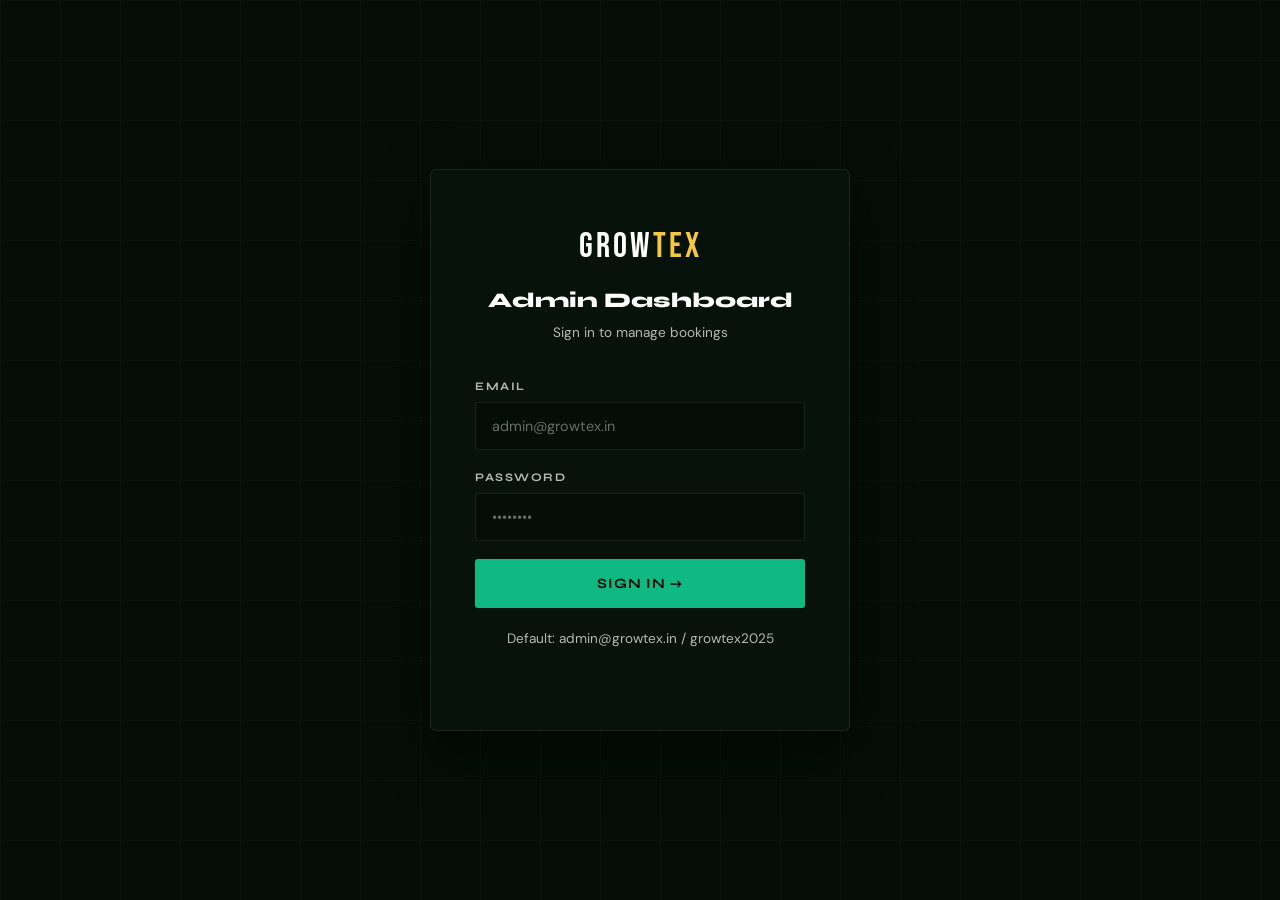
<file: admin.html>
<!DOCTYPE html>
<html lang="en">
<head>
<meta charset="UTF-8"/>
<meta name="viewport" content="width=device-width, initial-scale=1.0"/>
<title>Admin — GrowteX Ventures</title>
<meta name="robots" content="noindex, nofollow"/>
<link href="https://fonts.googleapis.com/css2?family=Bebas+Neue&family=Syne:wght@400;600;700;800&family=DM+Sans:wght@300;400;500&display=swap" rel="stylesheet"/>
<link rel="stylesheet" href="css/style.css"/>
<link rel="stylesheet" href="css/admin.css"/>
</head>
<body>

<!-- LOGIN SCREEN -->
<div id="loginScreen" class="admin-login">
  <div class="login-card">
    <div class="login-logo">GROW<span>TEX</span></div>
    <h1>Admin Dashboard</h1>
    <p>Sign in to manage bookings</p>
    <form id="loginForm" novalidate>
      <div class="login-field">
        <label for="adminEmail">Email</label>
        <input type="email" id="adminEmail" placeholder="admin@growtex.in" required autocomplete="email"/>
      </div>
      <div class="login-field">
        <label for="adminPass">Password</label>
        <input type="password" id="adminPass" placeholder="••••••••" required autocomplete="current-password"/>
      </div>
      <div class="login-error" id="loginError" style="display:none;">Invalid credentials. Try again.</div>
      <button type="submit" class="login-btn" id="loginBtn">Sign In →</button>
    </form>
    <p class="login-note">Default: admin@growtex.in / growtex2025</p>
  </div>
</div>

<!-- DASHBOARD -->
<div id="dashboardScreen" class="admin-dashboard" style="display:none;">
  <!-- Top Bar -->
  <header class="dash-header">
    <div class="dash-header-left">
      <div class="dash-logo">GROW<span>TEX</span> <em>Admin</em></div>
    </div>
    <div class="dash-header-right">
      <span class="dash-user" id="dashUser">admin@growtex.in</span>
      <button class="dash-logout" id="logoutBtn">Logout</button>
    </div>
  </header>

  <div class="dash-body">
    <!-- Stats Cards -->
    <div class="dash-stats" id="dashStats">
      <div class="dash-stat-card">
        <div class="dash-stat-icon">📊</div>
        <div class="dash-stat-num" id="statTotal">0</div>
        <div class="dash-stat-label">Total Bookings</div>
      </div>
      <div class="dash-stat-card today">
        <div class="dash-stat-icon">📅</div>
        <div class="dash-stat-num" id="statToday">0</div>
        <div class="dash-stat-label">Today</div>
      </div>
      <div class="dash-stat-card demo">
        <div class="dash-stat-icon">🎯</div>
        <div class="dash-stat-num" id="statDemo">0</div>
        <div class="dash-stat-label">Demo Bookings</div>
      </div>
      <div class="dash-stat-card agent">
        <div class="dash-stat-icon">💬</div>
        <div class="dash-stat-num" id="statAgent">0</div>
        <div class="dash-stat-label">Agent Bookings</div>
      </div>
      <div class="dash-stat-card pending">
        <div class="dash-stat-icon">⏳</div>
        <div class="dash-stat-num" id="statPending">0</div>
        <div class="dash-stat-label">Pending</div>
      </div>
      <div class="dash-stat-card completed">
        <div class="dash-stat-icon">✅</div>
        <div class="dash-stat-num" id="statCompleted">0</div>
        <div class="dash-stat-label">Completed</div>
      </div>
    </div>

    <!-- Filters -->
    <div class="dash-filters">
      <h2>Bookings</h2>
      <div class="dash-filter-row">
        <input type="text" class="dash-search" id="searchInput" placeholder="Search by name or email…"/>
        <select class="dash-filter-select" id="filterType">
          <option value="all">All Types</option>
          <option value="demo">Demo</option>
          <option value="agent">Agent</option>
        </select>
        <select class="dash-filter-select" id="filterStatus">
          <option value="all">All Status</option>
          <option value="pending">Pending</option>
          <option value="completed">Completed</option>
          <option value="cancelled">Cancelled</option>
        </select>
        <input type="date" class="dash-filter-date" id="filterDate"/>
        <button class="dash-refresh-btn" id="refreshBtn">🔄 Refresh</button>
      </div>
    </div>

    <!-- Table -->
    <div class="dash-table-wrap">
      <table class="dash-table" id="bookingsTable">
        <thead>
          <tr>
            <th>Type</th>
            <th>Name</th>
            <th>Email</th>
            <th>Phone</th>
            <th>Company</th>
            <th>Date</th>
            <th>Time</th>
            <th>Status</th>
            <th>Notes</th>
            <th>Actions</th>
          </tr>
        </thead>
        <tbody id="bookingsBody">
          <tr class="dash-empty-row">
            <td colspan="10">
              <div class="dash-empty">
                <span>📭</span>
                <p>No bookings yet. They'll appear here automatically.</p>
              </div>
            </td>
          </tr>
        </tbody>
      </table>
    </div>

    <div class="dash-footer">
      <p>Bookings are stored in localStorage and synced to Google Sheets. For production, connect to MongoDB backend.</p>
    </div>
  </div>
</div>

<script src="js/admin.js"></script>

</body>
</html>
</file>
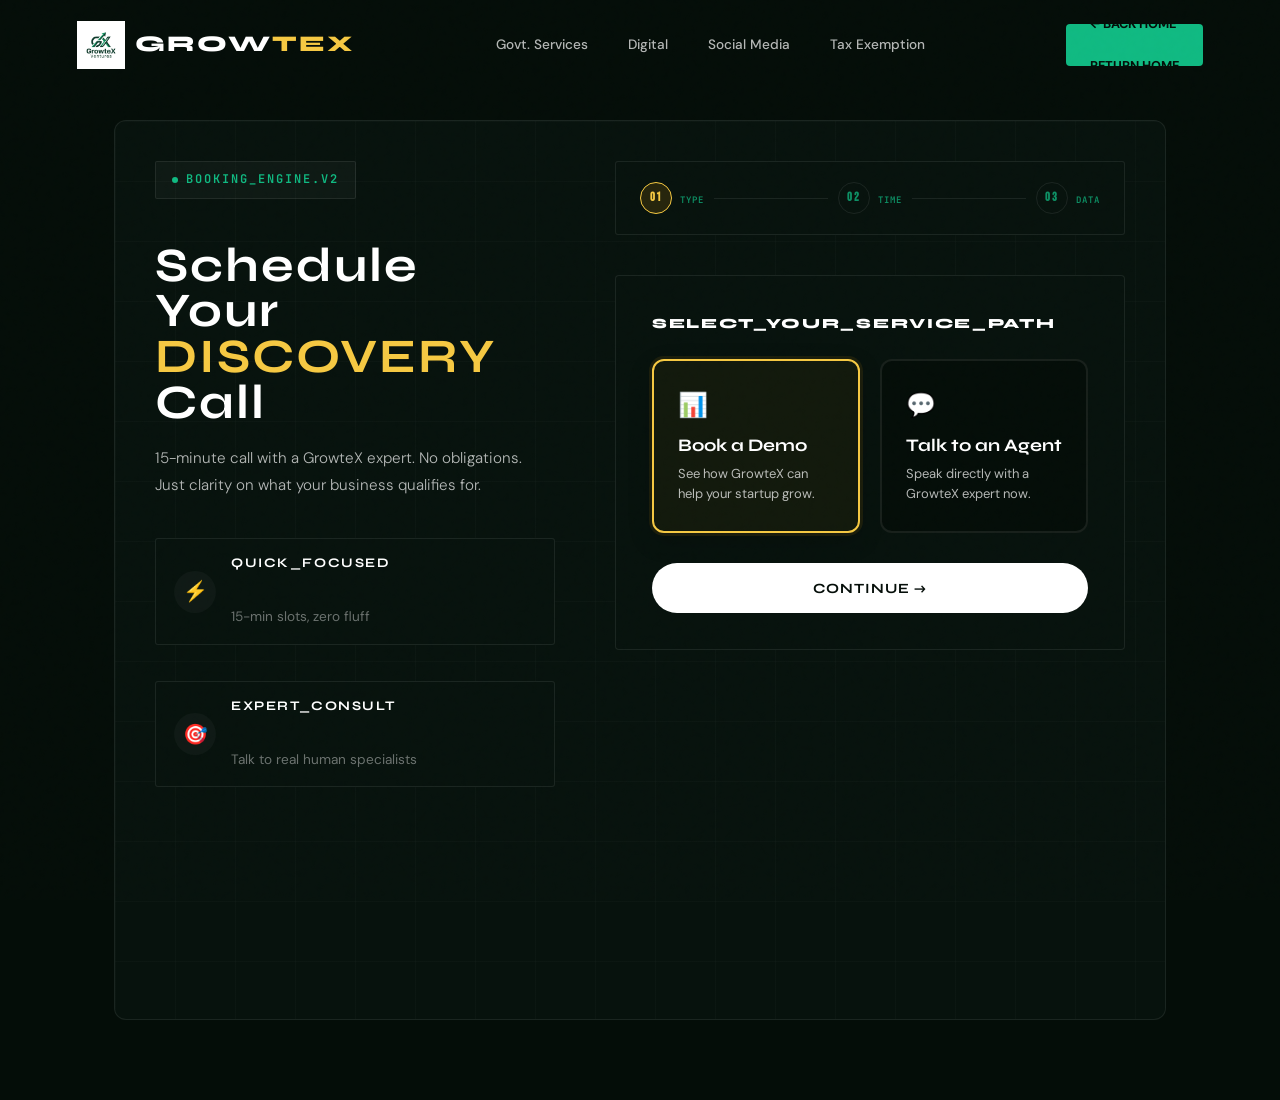
<file: booking.html>
<!DOCTYPE html>
<html lang="en">
<head>
<meta charset="UTF-8"/>
<meta name="viewport" content="width=device-width, initial-scale=1.0"/>
<title>Book a Call — GrowteX Ventures</title>
<meta name="description" content="Book a free 15-minute discovery call with GrowteX Ventures. Pick your date and time, and a GrowteX agent will connect with you."/>
<meta name="robots" content="index, follow"/>
<link rel="canonical" href="https://growtex.in/booking"/>
<link href="https://fonts.googleapis.com/css2?family=Bebas+Neue&family=Syne:wght@400;600;700;800&family=DM+Sans:wght@300;400;500&family=JetBrains+Mono:wght@400;500&display=swap" rel="stylesheet"/>
<link rel="stylesheet" href="css/style.css"/>
<link rel="stylesheet" href="css/booking-page.css"/>
</head>
<body style="cursor: none; background: var(--surface-0);">

<div class="noise-overlay" aria-hidden="true"></div>
<div class="cur" id="cur"></div>
<div class="cur-ring" id="cur-ring"></div>

<!-- NAV -->
<nav id="mainnav" role="navigation" aria-label="Main navigation">
  <div style="display: flex; align-items: center; gap: 10px;">
    <img src="assets/logo.png" alt="GrowteX Logo" style="height: 48px; width: auto; object-fit: contain; pointer-events: none;"/>
    <a href="index.html" class="logo" aria-label="GrowteX Ventures Home">GROW<span>TEX</span></a>
  </div>
  <ul class="nav-links">
    <li><a href="index.html#govt">Govt. Services</a></li>
    <li><a href="index.html#digital">Digital</a></li>
    <li><a href="index.html#social">Social Media</a></li>
    <li><a href="index.html#tax">Tax Exemption</a></li>
  </ul>
  <a href="index.html" class="nav-cta" aria-label="Return home">
    <div class="dbl-i"><span>← Back Home</span><span>Return Home</span></div>
  </a>
</nav>

<!-- BOOKING PAGE -->
<main style="padding-top: 120px; padding-bottom: 80px;">
<div class="container">
  <section id="booking-page" class="uv-card" style="padding: 40px; border-color: var(--border-default); background: var(--surface-1);">
    <div class="bp-container">
      <!-- LEFT: Info Panel -->
      <div class="bp-info">
        <div class="bp-badge mono-tag" id="bookingTypeBadge" style="background: var(--surface-2); border-color: var(--border-default); color: var(--growth-bright);">
          <span class="bp-badge-dot" style="background: var(--growth-bright);"></span>
          <span id="bookingTypeLabel">BOOKING_ENGINE.v2</span>
        </div>
        <h1 class="bp-title" style="font-family: 'Syne', sans-serif; font-size: 3rem; margin: 20px 0;">Schedule Your<br/><span style="color: var(--venture-gold);">DISCOVERY</span><br/>Call</h1>
        <p class="bp-desc" style="color: var(--text-secondary); margin-bottom: 40px;">15-minute call with a GrowteX expert. No obligations. Just clarity on what your business qualifies for.</p>
        
        <div class="bp-features">
          <div class="bp-feat fu" style="display: flex; gap: 15px; align-items: center;">
            <div class="bp-feat-icon" style="background: var(--surface-2); color: var(--venture-gold); font-size: 20px;">⚡</div>
            <div>
              <strong class="mono-tag" style="color: var(--text-primary);">QUICK_FOCUSED</strong><br/>
              <span style="font-size: 0.85rem; color: var(--text-muted);">15-min slots, zero fluff</span>
            </div>
          </div>
          <div class="bp-feat fu" style="display: flex; gap: 15px; align-items: center; margin-top: 20px;">
            <div class="bp-feat-icon" style="background: var(--surface-2); color: var(--growth-bright); font-size: 20px;">🎯</div>
            <div>
              <strong class="mono-tag" style="color: var(--text-primary);">EXPERT_CONSULT</strong><br/>
              <span style="font-size: 0.85rem; color: var(--text-muted);">Talk to real human specialists</span>
            </div>
          </div>
        </div>

        <!-- Booking Summary -->
        <div class="bp-summary uv-card" id="bookingSummary" style="margin-top: 40px; background: var(--surface-2); display: none; padding: 20px;">
          <h3 class="mono-tag" style="font-size: 13px; color: var(--venture-gold); margin-bottom: 15px;">CURRENT_SELECTION</h3>
          <div class="bp-summary-row" style="display: flex; justify-content: space-between; margin-bottom: 8px;"><span class="mono-tag" style="font-size: 11px;">TYPE</span><strong id="sumType">Demo</strong></div>
          <div class="bp-summary-row" style="display: flex; justify-content: space-between; margin-bottom: 8px;"><span class="mono-tag" style="font-size: 11px;">DATE</span><strong id="sumDate">—</strong></div>
          <div class="bp-summary-row" style="display: flex; justify-content: space-between;"><span class="mono-tag" style="font-size: 11px;">TIME</span><strong id="sumTime">—</strong></div>
        </div>
      </div>

      <!-- RIGHT: Booking Steps -->
      <div class="bp-steps">
        <div class="bp-stepper" style="display: flex; align-items: center; gap: 10px; margin-bottom: 40px;">
          <div class="bp-step active" data-step="1">
            <div class="bp-step-num mono-tag" style="width: 32px; height: 32px; display: grid; place-items: center; border: 1px solid var(--venture-gold); border-radius: 50%; color: var(--venture-gold); font-size: 12px;">01</div>
            <span class="mono-tag" style="font-size: 9px; margin-top: 5px; display: block;">TYPE</span>
          </div>
          <div class="bp-step-line" style="flex: 1; height: 1px; background: var(--border-default);"></div>
          <div class="bp-step" data-step="2">
            <div class="bp-step-num mono-tag" style="width: 32px; height: 32px; display: grid; place-items: center; border: 1px solid var(--border-default); border-radius: 50%; font-size: 12px;">02</div>
            <span class="mono-tag" style="font-size: 9px; margin-top: 5px; display: block;">TIME</span>
          </div>
          <div class="bp-step-line" style="flex: 1; height: 1px; background: var(--border-default);"></div>
          <div class="bp-step" data-step="3">
            <div class="bp-step-num mono-tag" style="width: 32px; height: 32px; display: grid; place-items: center; border: 1px solid var(--border-default); border-radius: 50%; font-size: 12px;">03</div>
            <span class="mono-tag" style="font-size: 9px; margin-top: 5px; display: block;">DATA</span>
          </div>
        </div>

        <!-- STEP 1: Booking Type -->
        <div class="bp-panel" id="step1" data-step="1">
          <h2 class="bp-panel-title mono-tag" style="font-size: 14px; margin-bottom: 24px; color: var(--text-primary);">SELECT_YOUR_SERVICE_PATH</h2>
          <div class="bp-type-grid" style="display: grid; grid-template-columns: 1fr 1fr; gap: 20px;">
            <button class="bp-type-card active uv-card" data-type="demo" id="typeDemo" style="text-align: left; transition: all 0.3s var(--ease-smooth); border-radius: 12px; border-width: 2px;">
              <div class="bp-type-icon" style="font-size: 24px; margin-bottom: 15px;">📊</div>
              <h3 style="font-family: 'Syne', sans-serif; margin-bottom: 8px;">Book a Demo</h3>
              <p style="font-size: 13px; color: var(--text-secondary); line-height: 1.5;">See how GrowteX can help your startup grow.</p>
            </button>
            <button class="bp-type-card uv-card" data-type="agent" id="typeAgent" style="text-align: left; transition: all 0.3s var(--ease-smooth); border-radius: 12px; border-width: 2px;">
              <div class="bp-type-icon" style="font-size: 24px; margin-bottom: 15px;">💬</div>
              <h3 style="font-family: 'Syne', sans-serif; margin-bottom: 8px;">Talk to an Agent</h3>
              <p style="font-size: 13px; color: var(--text-secondary); line-height: 1.5;">Speak directly with a GrowteX expert now.</p>
            </button>
          </div>
          <button class="bp-next-btn cta-primary" id="step1Next" style="margin-top: 30px; background: var(--text-primary); color: var(--surface-0); border-radius: 30px; height: 50px; width: 100%; border: none; font-weight: 700; cursor: pointer;">Continue →</button>
        </div>

        <!-- STEP 2: Date & Time -->
        <div class="bp-panel" id="step2" data-step="2" style="display:none;">
          <h2 class="bp-panel-title mono-tag" style="font-size: 14px; margin-bottom: 24px; color: var(--text-primary);">PICK_DATE_AND_TIME</h2>
          <div class="bp-calendar uv-card" id="bpCalendar" style="padding: 20px; background: var(--surface-2);">
            <div class="bp-cal-header" style="display: flex; justify-content: space-between; align-items: center; border-bottom: 1px solid var(--border-default); padding-bottom: 15px;">
              <button class="bp-cal-nav" id="calPrev" style="background: transparent; border: none; color: white; cursor: pointer; font-size: 20px;">‹</button>
              <h3 id="calMonthYear" class="mono-tag" style="font-size: 13px;"></h3>
              <button class="bp-cal-nav" id="calNext" style="background: transparent; border: none; color: white; cursor: pointer; font-size: 20px;">›</button>
            </div>
            <div class="bp-cal-grid" id="calGrid" style="margin-top: 15px; display: grid; grid-template-columns: repeat(7, 1fr); gap: 5px;"></div>
          </div>
          <div class="bp-time-section" id="timeSection" style="margin-top: 30px; display:none;">
            <div class="bp-time-grid" id="timeGrid" style="display: grid; grid-template-columns: repeat(auto-fill, minmax(100px, 1fr)); gap: 10px;"></div>
          </div>
          <div class="bp-step-nav" style="margin-top: 30px; display: flex; gap: 12px;">
            <button class="bp-back-btn mono-tag" id="step2Back" style="flex: 1; border: 1px solid var(--border-default); background: transparent; color: white; border-radius: 30px; height: 50px; cursor: pointer;">← BACK</button>
            <button class="bp-next-btn cta-primary" id="step2Next" disabled style="flex: 2; background: var(--text-primary); color: var(--surface-0); border-radius: 30px; height: 50px; border: none; font-weight: 700; cursor: pointer;">CONTINUE →</button>
          </div>
        </div>

        <!-- STEP 3: Details -->
        <div class="bp-panel" id="step3" data-step="3" style="display:none;">
          <h2 class="bp-panel-title mono-tag" style="font-size: 14px; margin-bottom: 24px; color: var(--text-primary);">FINALIZE_YOUR_ENTRY</h2>
          <form id="bpForm" novalidate style="display: flex; flex-direction: column; gap: 20px;">
            <div class="bp-form-field">
              <label class="mono-tag" style="font-size: 10px; margin-bottom: 8px; display: block; color: var(--text-muted);">FULL_NAME</label>
              <input type="text" id="bpName" name="name" placeholder="Rahul Sharma" required style="width: 100%; background: var(--surface-2); border: 1px solid var(--border-default); height: 50px; border-radius: 8px; padding: 0 15px; color: white;"/>
            </div>
            <div class="bp-form-field">
              <label class="mono-tag" style="font-size: 10px; margin-bottom: 8px; display: block; color: var(--text-muted);">EMAIL</label>
              <input type="email" id="bpEmail" name="email" placeholder="rahul@startup.in" required style="width: 100%; background: var(--surface-2); border: 1px solid var(--border-default); height: 50px; border-radius: 8px; padding: 0 15px; color: white;"/>
            </div>
            <div class="bp-form-field">
              <label class="mono-tag" style="font-size: 10px; margin-bottom: 8px; display: block; color: var(--text-muted);">WHATSAPP_NUMBER</label>
              <input type="tel" id="bpPhone" name="phone" placeholder="7999866007" required style="width: 100%; background: var(--surface-2); border: 1px solid var(--border-default); height: 50px; border-radius: 8px; padding: 0 15px; color: white;"/>
            </div>
            <div class="bp-step-nav" style="margin-top: 10px; display: flex; gap: 12px;">
              <button type="button" class="bp-back-btn mono-tag" id="step3Back" style="flex: 1; border: 1px solid var(--border-default); background: transparent; color: white; border-radius: 30px; height: 50px; cursor: pointer;">← BACK</button>
              <button type="submit" class="bp-submit-btn cta-primary" id="bpSubmitBtn" style="flex: 2; background: var(--venture-gold); color: var(--surface-0); border-radius: 30px; height: 50px; border: none; font-weight: 700; cursor: pointer;">CONFIRM_BOOKING →</button>
            </div>
          </form>
        </div>
      </div>
    </div>
  </section>
</div>
</main>

<!-- SCRIPTS -->
<script src="https://cdnjs.cloudflare.com/ajax/libs/gsap/3.12.5/gsap.min.js"></script>
<script>
document.addEventListener('DOMContentLoaded', () => {
  const cur = document.querySelector('#cur');
  const curRing = document.querySelector('#cur-ring');
  window.addEventListener('mousemove', (e) => {
    gsap.to(cur, { x: e.clientX, y: e.clientY, duration: 0 });
    gsap.to(curRing, { x: e.clientX, y: e.clientY, duration: 0.15 });
  });
  
  gsap.from('#booking-page', { y: 40, opacity: 0, duration: 1, ease: "power4.out", delay: 0.2 });
  
  document.querySelectorAll('.cta-primary').forEach(btn => {
    btn.addEventListener('mousemove', (e) => {
      const rect = btn.getBoundingClientRect();
      const x = e.clientX - rect.left - rect.width / 2;
      const y = e.clientY - rect.top - rect.height / 2;
      gsap.to(btn, { x: x * 0.2, y: y * 0.2, duration: 0.3 });
      gsap.to(curRing, { scale: 2, duration: 0.3 });
    });
    btn.addEventListener('mouseleave', () => {
      gsap.to(btn, { x: 0, y: 0, duration: 0.5, ease: 'elastic.out(1, 0.3)' });
      gsap.to(curRing, { scale: 1, duration: 0.3 });
    });
  });
});
</script>
<script src="js/script.js"></script>
<script src="js/booking-page.js"></script>

</body>
</html>
</file>
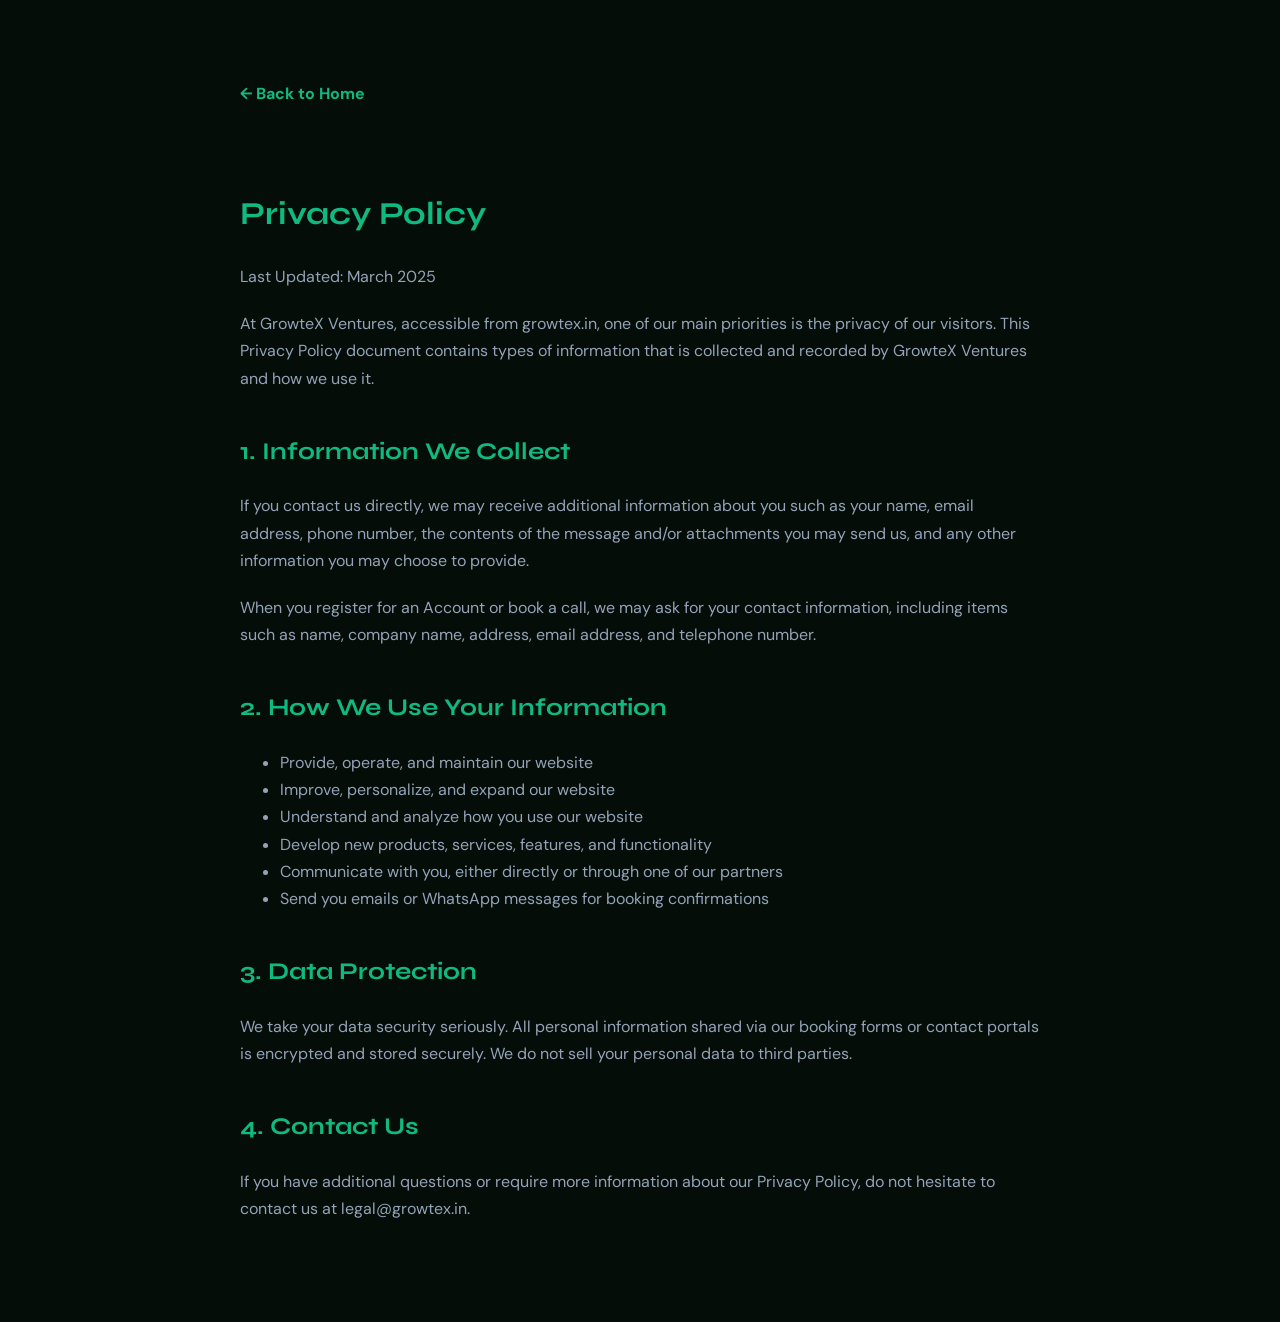
<file: privacy-policy.html>
<!DOCTYPE html>
<html lang="en">
<head>
    <meta charset="UTF-8">
    <meta name="viewport" content="width=device-width, initial-scale=1.0">
    <title>Privacy Policy | GrowteX Ventures</title>
    <!-- Google Fonts -->
    <link rel="preconnect" href="https://fonts.googleapis.com">
    <link rel="preconnect" href="https://fonts.gstatic.com" crossorigin>
    <link href="https://fonts.googleapis.com/css2?family=DM+Sans:wght@400;500;700&family=Syne:wght@700;800&display=swap" rel="stylesheet">
    <style>
        :root {
            --bg: #040D08;
            --white: #FFFFFF;
            --muted: #94A3B8;
            --brand: #10B981;
            --border: rgba(16, 185, 129, 0.15);
        }
        body {
            background: var(--bg);
            color: var(--white);
            font-family: 'DM Sans', sans-serif;
            line-height: 1.7;
            margin: 0;
            padding: 80px 20px;
        }
        .container {
            max-width: 800px;
            margin: 0 auto;
        }
        h1, h2, h3 {
            font-family: 'Syne', sans-serif;
            color: var(--brand);
            margin-top: 40px;
        }
        p {
            color: var(--muted);
            margin-bottom: 20px;
        }
        .back-btn {
            display: inline-block;
            margin-bottom: 40px;
            color: var(--brand);
            text-decoration: none;
            font-weight: 700;
        }
        ul {
            color: var(--muted);
            margin-bottom: 20px;
        }
    </style>
</head>
<body>
<div class="cur" id="cur"></div>
<div class="cur-ring" id="cur-ring"></div>
    <div class="container">
        <a href="index.html" class="back-btn">← Back to Home</a>
        <h1>Privacy Policy</h1>
        <p>Last Updated: March 2025</p>

        <p>At GrowteX Ventures, accessible from growtex.in, one of our main priorities is the privacy of our visitors. This Privacy Policy document contains types of information that is collected and recorded by GrowteX Ventures and how we use it.</p>

        <h2>1. Information We Collect</h2>
        <p>If you contact us directly, we may receive additional information about you such as your name, email address, phone number, the contents of the message and/or attachments you may send us, and any other information you may choose to provide.</p>
        <p>When you register for an Account or book a call, we may ask for your contact information, including items such as name, company name, address, email address, and telephone number.</p>

        <h2>2. How We Use Your Information</h2>
        <ul>
            <li>Provide, operate, and maintain our website</li>
            <li>Improve, personalize, and expand our website</li>
            <li>Understand and analyze how you use our website</li>
            <li>Develop new products, services, features, and functionality</li>
            <li>Communicate with you, either directly or through one of our partners</li>
            <li>Send you emails or WhatsApp messages for booking confirmations</li>
        </ul>

        <h2>3. Data Protection</h2>
        <p>We take your data security seriously. All personal information shared via our booking forms or contact portals is encrypted and stored securely. We do not sell your personal data to third parties.</p>

        <h2>4. Contact Us</h2>
        <p>If you have additional questions or require more information about our Privacy Policy, do not hesitate to contact us at legal@growtex.in.</p>
    </div>
    <script src="js/script.js"></script>
</body>
</html>
</file>
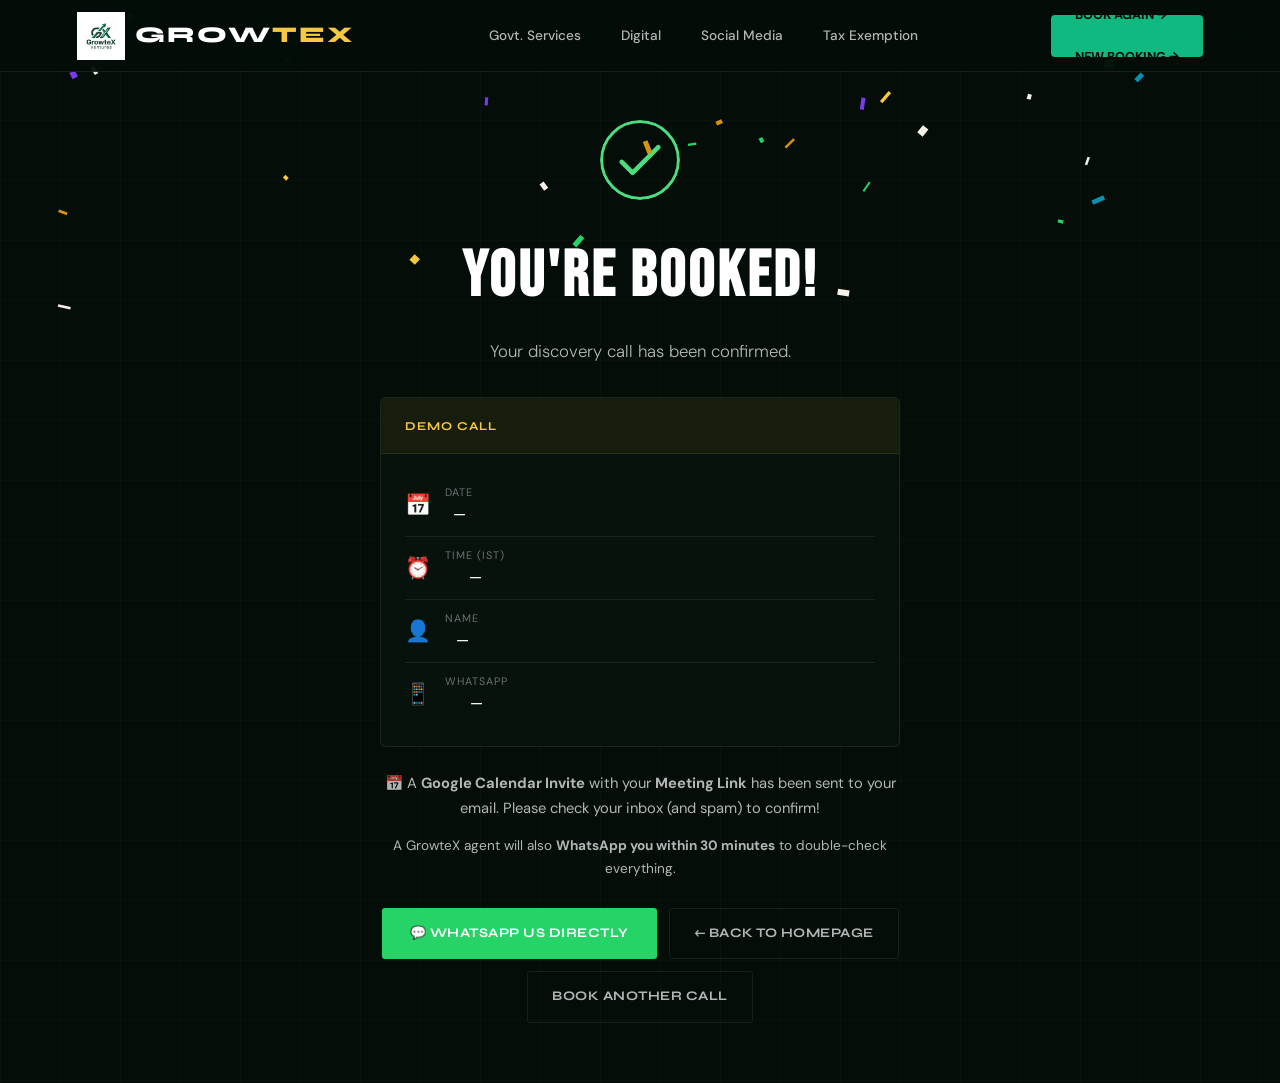
<file: success.html>
<!DOCTYPE html>
<html lang="en">
<head>
<meta charset="UTF-8"/>
<meta name="viewport" content="width=device-width, initial-scale=1.0"/>
<title>Booking Confirmed — GrowteX Ventures</title>
<meta name="description" content="Your booking with GrowteX Ventures is confirmed. A GrowteX agent will contact you shortly."/>
<meta name="robots" content="noindex, nofollow"/>
<link href="https://fonts.googleapis.com/css2?family=Bebas+Neue&family=Syne:wght@400;600;700;800&family=DM+Sans:wght@300;400;500&display=swap" rel="stylesheet"/>
<link rel="stylesheet" href="css/style.css"/>
<link rel="stylesheet" href="css/booking-page.css"/>
</head>
<body>
<div class="cur" id="cur"></div>
<div class="cur-ring" id="cur-ring"></div>

<!-- NAV -->
<nav id="mainnav" class="sc" role="navigation" aria-label="Main navigation">
  <div style="display: flex; align-items: center; gap: 10px;">
    <img src="assets/logo.png" alt="GrowteX Logo" style="height: 48px; width: auto; object-fit: contain; pointer-events: none;"/>
    <a href="index.html" class="logo" aria-label="GrowteX Ventures Home">GROW<span>TEX</span></a>
  </div>
  <ul class="nav-links">
    <li><a href="index.html#govt">Govt. Services</a></li>
    <li><a href="index.html#digital">Digital</a></li>
    <li><a href="index.html#social">Social Media</a></li>
    <li><a href="index.html#tax">Tax Exemption</a></li>
  </ul>
  <a href="booking.html" class="nav-cta" aria-label="Book a call with GrowteX">
    <div class="dbl-i"><span>Book Again →</span><span>New Booking →</span></div>
  </a>
</nav>

<!-- SUCCESS PAGE -->
<section id="success-page">
  <div class="success-container">
    <!-- Animated Check -->
    <div class="success-checkmark">
      <svg class="checkmark-svg" xmlns="http://www.w3.org/2000/svg" viewBox="0 0 52 52">
        <circle class="checkmark-circle" cx="26" cy="26" r="25" fill="none"/>
        <path class="checkmark-check" fill="none" d="M14.1 27.2l7.1 7.2 16.7-16.8"/>
      </svg>
    </div>

    <h1 class="success-title">You're Booked!</h1>
    <p class="success-subtitle">Your discovery call has been confirmed.</p>

    <!-- Booking Details Card -->
    <div class="success-card" id="successCard">
      <div class="success-card-header">
        <span class="success-type-badge" id="successType">Demo Call</span>
      </div>
      <div class="success-card-body">
        <div class="success-detail">
          <span class="success-detail-icon">📅</span>
          <div>
            <div class="success-detail-label">Date</div>
            <div class="success-detail-value" id="successDate">—</div>
          </div>
        </div>
        <div class="success-detail">
          <span class="success-detail-icon">⏰</span>
          <div>
            <div class="success-detail-label">Time (IST)</div>
            <div class="success-detail-value" id="successTime">—</div>
          </div>
        </div>
        <div class="success-detail">
          <span class="success-detail-icon">👤</span>
          <div>
            <div class="success-detail-label">Name</div>
            <div class="success-detail-value" id="successName">—</div>
          </div>
        </div>
        <div class="success-detail">
          <span class="success-detail-icon">📱</span>
          <div>
            <div class="success-detail-label">WhatsApp</div>
            <div class="success-detail-value" id="successPhone">—</div>
          </div>
        </div>
      </div>
    </div>

    <p class="success-next">📅 A <strong>Google Calendar Invite</strong> with your <strong>Meeting Link</strong> has been sent to your email. Please check your inbox (and spam) to confirm!</p>
    <p class="success-next" style="margin-top: -15px; font-size: 0.85rem; opacity: 0.8;">A GrowteX agent will also <strong>WhatsApp you within 30 minutes</strong> to double-check everything.</p>

    <div class="success-actions">
      <a href="https://wa.me/917999866007" class="success-wa-btn" target="_blank" rel="noopener">
        💬 WhatsApp Us Directly
      </a>
      <a href="index.html" class="success-home-btn">← Back to Homepage</a>
      <a href="booking.html" class="success-another-btn">Book Another Call</a>
    </div>

    <!-- Confetti canvas -->
    <canvas id="confettiCanvas"></canvas>
  </div>
</section>

<!-- SCRIPTS -->
<script src="js/script.js"></script>
<script>
  // Read booking data from sessionStorage
  document.addEventListener('DOMContentLoaded', function() {
    const data = JSON.parse(sessionStorage.getItem('growtexBooking') || '{}');
    
    if (data.name) {
      document.getElementById('successName').textContent = data.name;
      document.getElementById('successPhone').textContent = '+91 ' + data.phone;
      document.getElementById('successType').textContent = 
        data.bookingType === 'agent' ? '💬 Agent Call' : '📊 Demo Call';
      
      // Format date
      if (data.date) {
        const dateObj = new Date(data.date + 'T00:00:00');
        document.getElementById('successDate').textContent = dateObj.toLocaleDateString('en-IN', {
          weekday: 'long', day: 'numeric', month: 'long', year: 'numeric'
        });
      }
      
      document.getElementById('successTime').textContent = data.time || '—';
    }

    // Confetti animation
    launchConfetti();
  });

  function launchConfetti() {
    const canvas = document.getElementById('confettiCanvas');
    const ctx = canvas.getContext('2d');
    canvas.width = window.innerWidth;
    canvas.height = window.innerHeight;

    const colors = ['#F5C842', '#d4960a', '#f5f0e8', '#0891b2', '#7c3aed', '#25D366'];
    const particles = [];

    for (let i = 0; i < 120; i++) {
      particles.push({
        x: Math.random() * canvas.width,
        y: Math.random() * canvas.height - canvas.height,
        w: Math.random() * 10 + 4,
        h: Math.random() * 6 + 2,
        color: colors[Math.floor(Math.random() * colors.length)],
        vy: Math.random() * 3 + 2,
        vx: (Math.random() - 0.5) * 2,
        rot: Math.random() * 360,
        rotSpeed: (Math.random() - 0.5) * 8,
        opacity: 1
      });
    }

    let frame = 0;
    function animate() {
      ctx.clearRect(0, 0, canvas.width, canvas.height);
      frame++;

      particles.forEach(p => {
        p.y += p.vy;
        p.x += p.vx;
        p.rot += p.rotSpeed;
        if (frame > 120) p.opacity -= 0.008;

        ctx.save();
        ctx.translate(p.x, p.y);
        ctx.rotate(p.rot * Math.PI / 180);
        ctx.globalAlpha = Math.max(0, p.opacity);
        ctx.fillStyle = p.color;
        ctx.fillRect(-p.w / 2, -p.h / 2, p.w, p.h);
        ctx.restore();
      });

      if (frame < 250) requestAnimationFrame(animate);
      else {
        ctx.clearRect(0, 0, canvas.width, canvas.height);
        canvas.style.display = 'none';
      }
    }
    animate();
  }
</script>

</body>
</html>
</file>
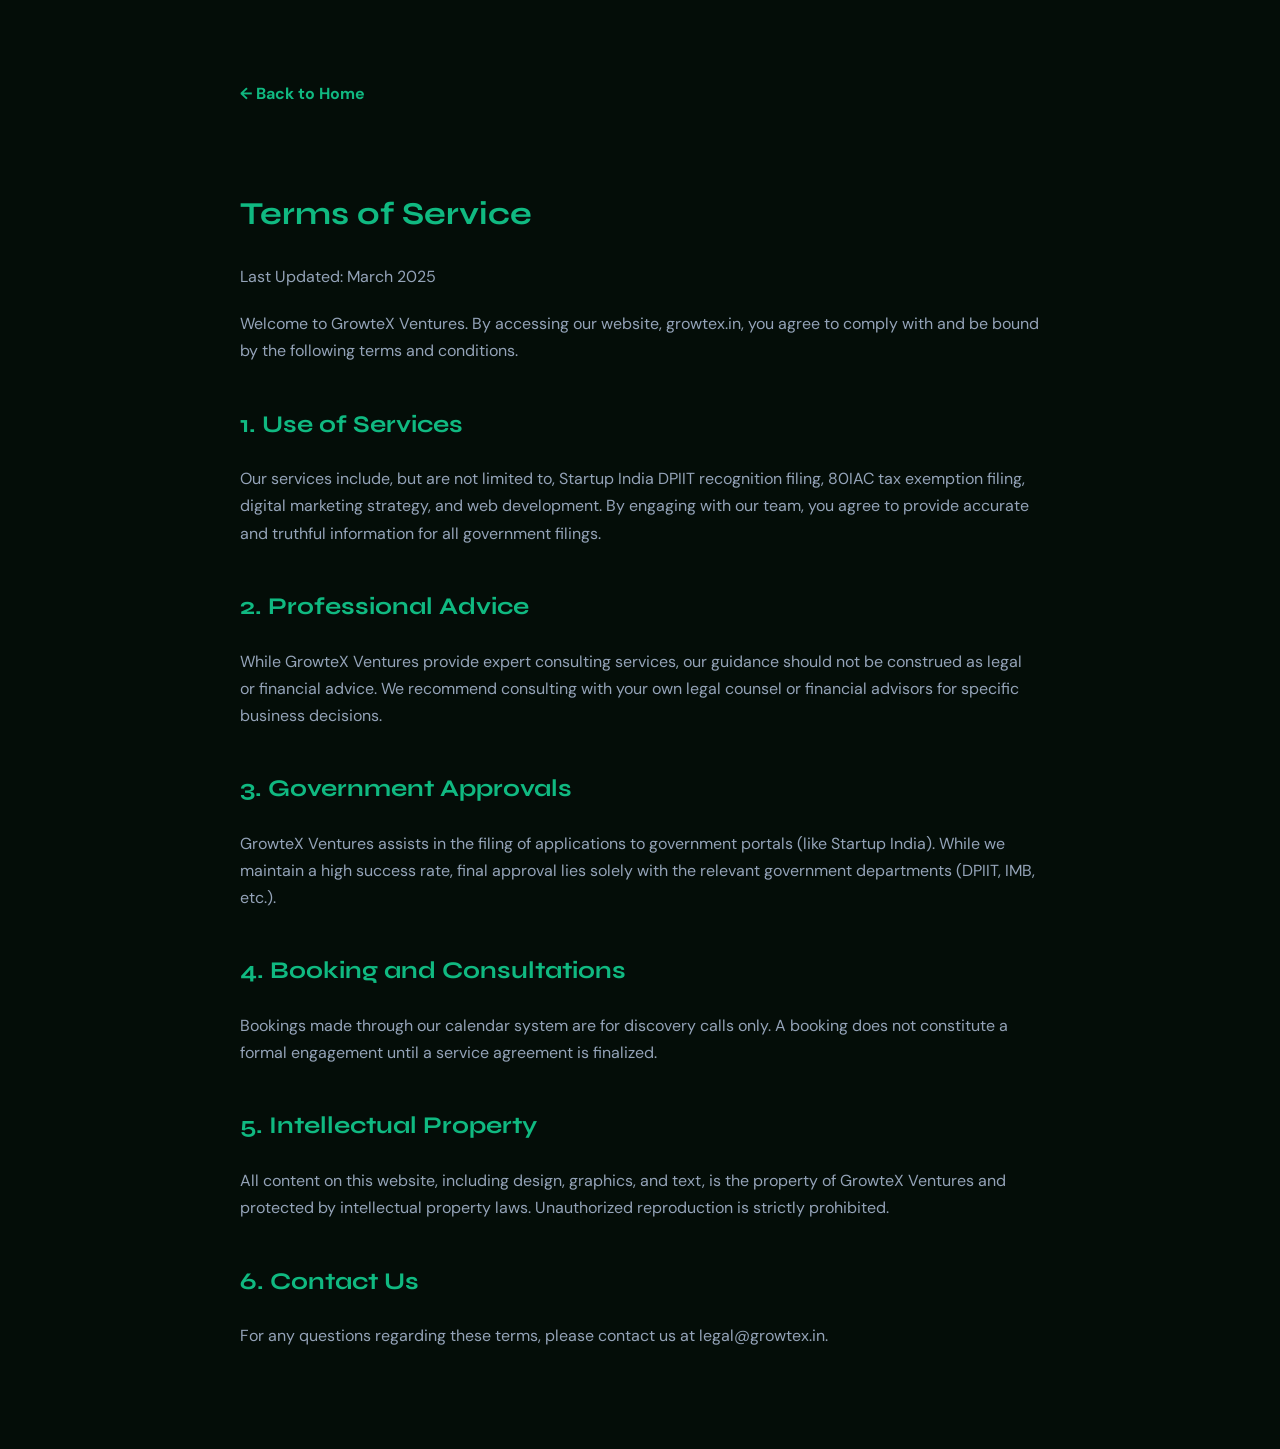
<file: terms-of-service.html>
<!DOCTYPE html>
<html lang="en">
<head>
    <meta charset="UTF-8">
    <meta name="viewport" content="width=device-width, initial-scale=1.0">
    <title>Terms of Service | GrowteX Ventures</title>
    <!-- Google Fonts -->
    <link rel="preconnect" href="https://fonts.googleapis.com">
    <link rel="preconnect" href="https://fonts.gstatic.com" crossorigin>
    <link href="https://fonts.googleapis.com/css2?family=DM+Sans:wght@400;500;700&family=Syne:wght@700;800&display=swap" rel="stylesheet">
    <style>
        :root {
            --bg: #040D08;
            --white: #FFFFFF;
            --muted: #94A3B8;
            --brand: #10B981;
            --border: rgba(16, 185, 129, 0.15);
        }
        body {
            background: var(--bg);
            color: var(--white);
            font-family: 'DM Sans', sans-serif;
            line-height: 1.7;
            margin: 0;
            padding: 80px 20px;
        }
        .container {
            max-width: 800px;
            margin: 0 auto;
        }
        h1, h2, h3 {
            font-family: 'Syne', sans-serif;
            color: var(--brand);
            margin-top: 40px;
        }
        p {
            color: var(--muted);
            margin-bottom: 20px;
        }
        .back-btn {
            display: inline-block;
            margin-bottom: 40px;
            color: var(--brand);
            text-decoration: none;
            font-weight: 700;
        }
    </style>
</head>
<body>
<div class="cur" id="cur"></div>
<div class="cur-ring" id="cur-ring"></div>
    <div class="container">
        <a href="index.html" class="back-btn">← Back to Home</a>
        <h1>Terms of Service</h1>
        <p>Last Updated: March 2025</p>

        <p>Welcome to GrowteX Ventures. By accessing our website, growtex.in, you agree to comply with and be bound by the following terms and conditions.</p>

        <h2>1. Use of Services</h2>
        <p>Our services include, but are not limited to, Startup India DPIIT recognition filing, 80IAC tax exemption filing, digital marketing strategy, and web development. By engaging with our team, you agree to provide accurate and truthful information for all government filings.</p>

        <h2>2. Professional Advice</h2>
        <p>While GrowteX Ventures provide expert consulting services, our guidance should not be construed as legal or financial advice. We recommend consulting with your own legal counsel or financial advisors for specific business decisions.</p>

        <h2>3. Government Approvals</h2>
        <p>GrowteX Ventures assists in the filing of applications to government portals (like Startup India). While we maintain a high success rate, final approval lies solely with the relevant government departments (DPIIT, IMB, etc.).</p>

        <h2>4. Booking and Consultations</h2>
        <p>Bookings made through our calendar system are for discovery calls only. A booking does not constitute a formal engagement until a service agreement is finalized.</p>

        <h2>5. Intellectual Property</h2>
        <p>All content on this website, including design, graphics, and text, is the property of GrowteX Ventures and protected by intellectual property laws. Unauthorized reproduction is strictly prohibited.</p>

        <h2>6. Contact Us</h2>
        <p>For any questions regarding these terms, please contact us at legal@growtex.in.</p>
    </div>
    <script src="js/script.js"></script>
</body>
</html>
</file>
<file: css/style.css>
/* ══ DESIGN SYSTEM v2 (UseVoice + Oleaje Optimized) ══ */
:root {
  /* GrowteX Brand */
  --venture-deep:    #073D2C;
  --emerald-core:    #0B6E4F;
  --growth-bright:   #10B981;
  --venture-gold:    #F5C842;

  /* Surface System (UseVoice-derived) */
  --surface-0:       #040D08;
  --surface-1:       #07120D;
  --surface-2:       rgba(255,255,255,0.03);
  --border-default:  rgba(255,255,255,0.08);
  --border-hover:    rgba(16,185,129,0.30);
  
  /* Text System */
  --text-primary:    #FFFFFF;
  --text-secondary:  rgba(255,255,255,0.70);
  --text-muted:      rgba(255,255,255,0.40);
  --tag-mono:        rgba(16,185,129,0.75);

  /* Easing Library */
  --ease-smooth:      cubic-bezier(0.25, 0.46, 0.45, 0.94);
  --ease-out-quart:   cubic-bezier(0.165, 0.84, 0.44, 1);
  --ease-out-expo:    cubic-bezier(0.19, 1, 0.22, 1);
  --ease-spring:      cubic-bezier(0.34, 1.56, 0.64, 1);
  --ease-magnetic:    cubic-bezier(0.23, 1, 0.32, 1);
  --ease-curtain:     cubic-bezier(0.76, 0, 0.24, 1);

  /* Legacy & Semantic Mapping (Crucial for unstyled sections) */
  --bg:             var(--surface-0);
  --text:           var(--text-primary);
  --textm:          var(--text-secondary);
  --texts:          var(--text-muted);
  
  --venture:        var(--growth-bright);
  --emerald:        var(--emerald-core);
  --gold:           var(--venture-gold);
  --goldb:          var(--venture-gold);
  --bright:         #FFFFFF;
  --violet:         #7C3AED;
  --cyan:           #0891B2;
  
  --surface:        var(--surface-1);
  --surfacealt:     #0A1510;
  --border:         var(--border-default);
  --borderh:        var(--border-hover);
  
  --es:             var(--ease-spring);
  --ee:             var(--ease-out-quart);
  --em:             var(--ease-magnetic);
}

/* ══ USEVOICE CONTAINER SYSTEM ══ */
.container {
  width: 100%;
  max-width: 1100px;
  margin: 0 auto;
  padding: 0 24px;
  position: relative;
  z-index: 2;
}

@media (max-width: 768px) {
  .container { padding: 0 20px; }
}

/* ══ USEVOICE CARD SYSTEM ══ */
.uv-card {
  background: var(--surface-2);
  border: 1px solid var(--border-default);
  border-radius: 12px;
  padding: 28px 24px;
  transition: border-color 300ms var(--ease-smooth), background 300ms var(--ease-smooth);
}
.uv-card:hover {
  border-color: var(--border-hover);
  background: rgba(16, 185, 129, 0.04);
}

/* ══ MONOSPACE MONO TAG ══ */
.mono-tag {
  font-family: 'JetBrains Mono', 'Fira Code', monospace;
  font-size: 11px;
  letter-spacing: 0.12em;
  text-transform: uppercase;
  color: var(--tag-mono);
}
*,*::before,*::after{box-sizing:border-box;margin:0;padding:0;}
html{scroll-behavior:smooth;}
body{background:var(--bg);color:var(--text);font-family:'DM Sans',sans-serif;font-weight:400;line-height:1.65;overflow-x:hidden;}

/* ══ NAV ARCHITECTURE ══ */
nav {
  position: fixed; top: 0; left: 0; right: 0;
  height: 90px;
  display: flex; align-items: center; justify-content: space-between;
  padding: 0 6vw;
  background: transparent;
  backdrop-filter: blur(0px);
  border-bottom: 1px solid transparent;
  z-index: 1000;
  transition: all 400ms var(--ease-smooth);
}
nav.sc {
  height: 72px;
  background: rgba(4, 13, 8, 0.85);
  backdrop-filter: blur(16px);
  border-bottom-color: var(--border-default);
}
.logo {
  font-family: 'Syne', sans-serif;
  font-weight: 800;
  font-size: 1.4rem;
  letter-spacing: 2px;
  color: var(--text-primary);
  text-decoration: none;
}
.logo span { color: var(--venture-gold); }
.nav-links {
  display: flex; gap: 40px; list-style: none;
}
.nav-links a {
  font-size: 0.85rem; font-weight: 500;
  color: var(--text-secondary);
  text-decoration: none;
  transition: color 200ms var(--ease-smooth);
}
.nav-links a:hover { color: var(--venture-gold); }

.nav-cta {
  background: var(--growth-bright);
  color: var(--bg);
  padding: 10px 24px;
  border-radius: 4px;
  font-weight: 700;
  font-size: 0.8rem;
  text-transform: uppercase;
  text-decoration: none;
  overflow: hidden;
  height: 42px;
  display: flex; align-items: center; justify-content: center;
}
.nav-cta .dbl-i { transition: transform 0.4s var(--ee); }
.nav-cta:hover .dbl-i { transform: translateY(-50%); }
.nav-cta .dbl-i span { height: 42px; display: flex; align-items: center; }

/* ══ NOISE & ORBS ══ */
.noise-overlay {
  position: fixed; inset: 0;
  background-image: url("data:image/svg+xml,%3Csvg viewBox='0 0 200 200' xmlns='http://www.w3.org/2000/svg'%3E%3Cfilter id='n'%3E%3CfeTurbulence type='fractalNoise' baseFrequency='0.65' numOctaves='4' stitchTiles='stitch'/%3E%3C/filter%3E%3Crect width='100%25' height='100%25' filter='url(%23n)' opacity='0.035'/%3E%3C/svg%3E");
  pointer-events: none; mix-blend-mode: overlay; z-index: 9999;
}

.orb {
  position: absolute; border-radius: 50%; filter: blur(80px); opacity: 0.12; pointer-events: none; z-index: 0;
}
.orb-1 { width: 500px; height: 500px; background: var(--growth-bright); animation: float1 10s ease-in-out infinite alternate; }
.orb-2 { width: 350px; height: 350px; background: var(--venture-gold); animation: float2 13s ease-in-out infinite alternate; }
.orb-3 { width: 400px; height: 400px; background: var(--emerald-core); animation: float3 8s ease-in-out infinite alternate; }

@keyframes float1 { from { transform: translate(-30px, 20px); } to { transform: translate(40px, -30px); } }
@keyframes float2 { from { transform: translate(20px, -20px); } to { transform: translate(-40px, 30px); } }
@keyframes float3 { from { transform: translate(10px, 30px); }  to { transform: translate(-20px, -40px); } }

/* ══ NATIVE VIEW TRANSITIONS ══ */
@view-transition { navigation: auto; }
::view-transition-old(root) { animation: 400ms var(--ease-curtain) both gtx-slide-out; }
::view-transition-new(root) { animation: 400ms var(--ease-curtain) both gtx-slide-in; }
@keyframes gtx-slide-out { to { transform: translateY(-40px); opacity: 0; } }
@keyframes gtx-slide-in  { from { transform: translateY(40px); opacity: 0; } }

.eyebrow{position:relative;z-index:1;display:inline-flex;align-items:center;gap:10px;background:rgba(212,150,10,.08);border:1px solid rgba(212,150,10,.25);padding:7px 16px;border-radius:2px;font-size:.75rem;letter-spacing:2px;text-transform:uppercase;color:var(--goldb);font-weight:600;margin-bottom:28px;width:fit-content;animation:fadeUp .8s var(--ee) .2s both;}
.eyebrow::before{content:'';width:6px;height:6px;background:var(--bright);border-radius:50%;animation:pulse 1.8s infinite;}
@keyframes pulse{0%,100%{opacity:1;transform:scale(1);}50%{opacity:.4;transform:scale(1.4);}}
@keyframes fadeUp{from{opacity:0;transform:translateY(18px)}to{opacity:1;transform:translateY(0)}}

/* SPLIT WORD HERO */
h1.headline{position:relative;z-index:1;font-family:'Bebas Neue',sans-serif;font-size:clamp(3.2rem,8vw,7.5rem);line-height:.95;letter-spacing:2px;color:var(--text);max-width:900px;margin-bottom:16px;}
h1.headline .ac{color:var(--goldb);}
h1.headline .go{color:var(--goldb);}
.ww{overflow:hidden;display:inline-block;}
.wrd{display:inline-block;opacity:0;transform:translateY(105%);animation:wUp .65s var(--ee) both;}
@keyframes wUp{to{opacity:1;transform:translateY(0)}}

.hero-sub{position:relative;z-index:1;font-size:clamp(1rem,2vw,1.2rem);font-weight:300;color:var(--textm);max-width:560px;margin-bottom:48px;line-height:1.75;opacity:0;animation:fadeUp .8s var(--ee) 1s both;}
.stats{position:relative;z-index:1;display:flex;gap:3rem;flex-wrap:wrap;margin-bottom:52px;opacity:0;animation:fadeUp .8s var(--ee) 1.2s both;}
.stat{display:flex;flex-direction:column;}
.stat-n{font-family:'Bebas Neue',sans-serif;font-size:3rem;line-height:1;color:var(--gold);letter-spacing:2px;}
.stat-l{font-size:.72rem;letter-spacing:1.5px;text-transform:uppercase;color:var(--texts);}
.btns{position:relative;z-index:1;display:flex;gap:16px;flex-wrap:wrap;opacity:0;animation:fadeUp .8s var(--ee) 1.35s both;}

/* DOUBLE-TEXT BUTTONS */
.btn-p{display:inline-flex;flex-direction:column;overflow:hidden;height:52px;padding:0 36px;border-radius:2px;background:var(--venture);color:var(--bg);font-weight:700;font-size:.88rem;letter-spacing:1px;text-transform:uppercase;text-decoration:none;border:none;cursor:none;transition:background .2s,box-shadow .2s;align-items:center;}
.btn-p:hover{background:var(--emerald);box-shadow:0 10px 36px rgba(245,240,232,.15);}
.btn-p .dbl-i{transition:transform .4s var(--ee);}
.btn-p:hover .dbl-i{transform:translateY(-50%);}
.btn-p .dbl-i span{height:52px;display:flex;align-items:center;white-space:nowrap;gap:10px;}

.btn-o{background:transparent;color:var(--text);font-weight:600;font-size:.88rem;letter-spacing:1px;text-transform:uppercase;padding:16px 36px;border-radius:2px;text-decoration:none;cursor:none;border:1.5px solid rgba(245,240,232,.2);transition:all .2s;display:inline-flex;align-items:center;gap:10px;}
.btn-o:hover{border-color:var(--goldb);color:var(--goldb);}

/* ══ MARQUEE TICKER (UseVoice Faded Edges) ══ */
.ticker-wrapper {
  overflow: hidden;
  -webkit-mask-image: linear-gradient(to right, transparent 0%, black 8%, black 92%, transparent 100%);
  mask-image: linear-gradient(to right, transparent 0%, black 8%, black 92%, transparent 100%);
}
.mq-track:hover, .mq-track2:hover {
  animation-play-state: paused;
}

/* ══ SECTION BASE ══ */
section{position:relative;z-index:1;padding:100px 6vw;}
.stag{display:inline-flex;align-items:center;gap:8px;font-size:.72rem;letter-spacing:2.5px;text-transform:uppercase;font-weight:600;color:var(--emerald);margin-bottom:20px;}
.stag::before{content:'';display:block;width:24px;height:2px;background:var(--bright);}
h2.st{font-family:'Bebas Neue',sans-serif;font-size:clamp(2.4rem,5vw,4.5rem);line-height:.97;letter-spacing:1.5px;margin-bottom:16px;color:var(--text);}
.sdesc{font-size:1rem;color:var(--textm);max-width:600px;line-height:1.7;margin-bottom:60px;font-weight:300;}
.divider{height:1px;background:linear-gradient(90deg,transparent,var(--border),transparent);margin:0 6vw;}

/* ══ GOVT CARDS ══ */
.grid2{display:grid;grid-template-columns:1fr 1fr;gap:2px;}
.card{background:var(--surface);border:1px solid var(--border);border-top:3px solid transparent;padding:48px 40px;position:relative;overflow:hidden;transition:border-color .3s,transform .4s var(--es),box-shadow .3s;}
.card:hover{border-color:var(--borderh);transform:translateY(-4px);box-shadow:0 20px 50px rgba(0,0,0,.3);}
.card::after{content:'';position:absolute;top:0;left:0;right:0;height:3px;transform:scaleX(0);transform-origin:left;transition:transform .5s var(--ee);}
.card:hover::after{transform:scaleX(1);}
.card.tg{border-top-color:var(--goldb);}
.card.tg::after{background:var(--goldb);}
.card.tv{border-top-color:var(--violet);}
.card.tv::after{background:var(--violet);}
.cicon{width:52px;height:52px;background:rgba(212,150,10,.08);border:1px solid rgba(212,150,10,.18);border-radius:4px;display:flex;align-items:center;justify-content:center;font-size:1.5rem;margin-bottom:28px;transition:transform .3s var(--es),background .2s;}
.card:hover .cicon{transform:scale(1.1) rotate(-4deg);background:rgba(212,150,10,.15);}
.card h3{font-family:'Syne',sans-serif;font-size:1.4rem;font-weight:800;margin-bottom:16px;color:var(--text);}
.hook{font-size:.85rem;color:var(--textm);line-height:1.75;margin-bottom:24px;font-weight:300;}
.blist{list-style:none;margin-bottom:32px;}
.blist li{font-size:.84rem;color:var(--texts);padding:7px 0;border-bottom:1px solid var(--border);display:flex;align-items:flex-start;gap:10px;}
.blist li::before{content:'→';color:var(--bright);font-size:.8rem;margin-top:2px;flex-shrink:0;}
.cstat{font-family:'Bebas Neue',sans-serif;font-size:2.5rem;color:var(--gold);letter-spacing:2px;margin-bottom:4px;}
.cstatl{font-size:.72rem;letter-spacing:1.5px;text-transform:uppercase;color:var(--texts);margin-bottom:28px;}

/* CARD BUTTONS */
.bc{display:inline-flex;flex-direction:column;overflow:hidden;height:42px;padding:0 24px;border-radius:2px;font-size:.78rem;font-weight:700;letter-spacing:1.5px;text-transform:uppercase;text-decoration:none;cursor:none;align-items:center;border:none;transition:all .2s;}
.bc .dbl-i{transition:transform .4s var(--ee);}
.bc:hover .dbl-i{transform:translateY(-50%);}
.bc .dbl-i span{height:42px;display:flex;align-items:center;white-space:nowrap;gap:8px;}
.bc.g{background:var(--venture);color:var(--bg);}
.bc.g:hover{background:var(--emerald);box-shadow:0 6px 20px rgba(0,0,0,.25);}
.bc.og{background:transparent;color:var(--gold);border:1.5px solid var(--gold);overflow:visible;height:auto;padding:11px 24px;flex-direction:row;}
.bc.og:hover{background:rgba(245,200,66,.06);}
.bc.oc{background:transparent;color:var(--cyan);border:1.5px solid var(--cyan);overflow:visible;height:auto;padding:11px 24px;flex-direction:row;}
.bc.oc:hover{background:rgba(8,145,178,.06);}
.bc.ov{background:transparent;color:var(--violet);border:1.5px solid var(--violet);overflow:visible;height:auto;padding:11px 24px;flex-direction:row;}
.bc.ov:hover{background:rgba(124,58,237,.06);}

/* ══ DIGITAL BANNER ══ */
#dbanner{background:#111;border-top:1px solid rgba(245,240,232,.06);border-bottom:1px solid rgba(245,240,232,.06);padding:64px 6vw;display:flex;align-items:center;justify-content:space-between;gap:40px;flex-wrap:wrap;}
#dbanner h2{font-family:'Bebas Neue',sans-serif;font-size:clamp(2.5rem,5vw,4rem);letter-spacing:2px;line-height:.95;color:var(--text);margin-bottom:12px;}
#dbanner p{font-size:1rem;color:var(--textm);max-width:480px;font-weight:300;line-height:1.7;}
.dsteps{display:flex;flex-direction:column;gap:14px;min-width:260px;}
.ds{display:flex;align-items:center;gap:14px;font-size:.85rem;font-weight:500;color:var(--textm);}
.dsn{width:28px;height:28px;background:rgba(212,150,10,.15);border:1px solid rgba(212,150,10,.25);border-radius:50%;display:flex;align-items:center;justify-content:center;font-family:'Bebas Neue',sans-serif;font-size:1rem;color:var(--goldb);flex-shrink:0;}

/* ══ DIGITAL CARDS ══ */
.grid3{display:grid;grid-template-columns:repeat(3,1fr);gap:2px;}
.dc{background:var(--surface);border:1px solid var(--border);padding:44px 36px;position:relative;overflow:hidden;transition:border-color .3s,transform .4s var(--es),box-shadow .3s;cursor:none;}
.dc:hover{border-color:rgba(8,145,178,.3);transform:translateY(-5px);box-shadow:0 16px 40px rgba(0,0,0,.3);}
.snum{font-family:'Bebas Neue',sans-serif;font-size:5rem;line-height:1;color:rgba(245,240,232,.03);position:absolute;top:16px;right:20px;letter-spacing:4px;}
.dc h3{font-family:'Syne',sans-serif;font-size:1.15rem;font-weight:800;margin-bottom:12px;color:var(--text);}
.tl{font-size:.78rem;color:var(--cyan);font-weight:600;letter-spacing:1px;text-transform:uppercase;margin-bottom:14px;}
.dc p{font-size:.84rem;color:var(--textm);line-height:1.7;font-weight:300;margin-bottom:24px;}
.adtags{display:flex;gap:8px;flex-wrap:wrap;margin-bottom:24px;}
.at{font-size:.68rem;font-weight:600;letter-spacing:1px;text-transform:uppercase;padding:5px 12px;border-radius:1px;border:1px solid rgba(124,58,237,.3);color:var(--violet);}

/* ══ SOCIAL ══ */
.slayout{display:grid;grid-template-columns:1fr 1fr;gap:80px;align-items:start;}
.splats{display:flex;flex-direction:column;gap:12px;margin-bottom:36px;}
.prow{display:flex;align-items:center;gap:16px;background:rgba(245,240,232,.03);border:1px solid var(--border);padding:16px 20px;border-radius:2px;font-size:.85rem;color:var(--text);font-weight:500;transition:all .25s var(--es);cursor:none;}
.prow:hover{border-color:rgba(212,150,10,.3);background:rgba(212,150,10,.05);transform:translateX(5px);}
.picon{width:36px;height:36px;border-radius:50%;background:rgba(212,150,10,.1);display:flex;align-items:center;justify-content:center;font-size:1rem;flex-shrink:0;}
.promise{background:var(--surfacealt);border:1px solid rgba(212,150,10,.2);border-top:3px solid var(--gold);padding:40px 36px;margin-bottom:20px;}
.promise h3{font-family:'Syne',sans-serif;font-size:1.2rem;font-weight:800;color:var(--gold);margin-bottom:16px;}
.promise p{font-size:.88rem;color:var(--textm);line-height:1.75;font-weight:300;}
.mrow{display:grid;grid-template-columns:1fr 1fr;gap:12px;}
.mb{background:var(--surface);border:1px solid var(--border);padding:20px;}
.mb .n{font-family:'Bebas Neue',sans-serif;font-size:2rem;color:var(--bright);letter-spacing:1px;}
.mb .l{font-size:.7rem;color:var(--texts);letter-spacing:1px;text-transform:uppercase;}

/* ══ TAX ══ */
.tlayout{display:grid;grid-template-columns:1fr 1fr;gap:80px;align-items:center;}
.th{font-family:'Bebas Neue',sans-serif;font-size:clamp(2rem,4vw,3.5rem);line-height:.97;letter-spacing:2px;margin-bottom:20px;color:var(--text);}
.th .v{color:var(--violet);}
.slist{display:flex;flex-direction:column;}
.si{display:flex;gap:20px;padding:24px 0;border-bottom:1px solid var(--border);transition:padding .2s var(--es);}
.si:hover{padding-left:6px;}
.sd{width:10px;height:10px;background:var(--violet);border-radius:50%;flex-shrink:0;margin-top:6px;}
.st h4{font-family:'Syne',sans-serif;font-size:.9rem;font-weight:700;margin-bottom:5px;color:var(--text);}
.st p{font-size:.82rem;color:var(--textm);line-height:1.6;}
.bignum{font-family:'Bebas Neue',sans-serif;font-size:7rem;line-height:.85;color:var(--violet);letter-spacing:4px;opacity:.1;margin-top:20px;}

/* ══ CTA SECTION ══ */
#cta{background:#111;padding:100px 6vw;text-align:center;position:relative;overflow:hidden;border-top:1px solid rgba(245,240,232,.06);}
#cta::before{content:'';position:absolute;inset:0;background-image:linear-gradient(rgba(245,240,232,.02) 1px,transparent 1px),linear-gradient(90deg,rgba(245,240,232,.02) 1px,transparent 1px);background-size:40px 40px;}
#cta h2{font-family:'Bebas Neue',sans-serif;font-size:clamp(2.5rem,6vw,5.5rem);line-height:.95;letter-spacing:2px;position:relative;z-index:1;margin-bottom:20px;color:var(--text);}
#cta p{font-size:1rem;font-weight:300;color:var(--textm);max-width:560px;margin:0 auto 48px;line-height:1.7;position:relative;z-index:1;}
.cbts{display:flex;gap:16px;justify-content:center;flex-wrap:wrap;position:relative;z-index:1;}
.bw{display:inline-flex;flex-direction:column;overflow:hidden;height:56px;padding:0 40px;border-radius:2px;background:var(--bg);color:var(--venture);font-weight:700;font-size:.9rem;letter-spacing:1px;text-transform:uppercase;text-decoration:none;cursor:none;transition:background .2s,box-shadow .2s;align-items:center;}
.bw:hover{background:#fff;box-shadow:0 12px 36px rgba(0,0,0,.2);}
.bw .dbl-i{transition:transform .4s var(--ee);}
.bw:hover .dbl-i{transform:translateY(-50%);}
.bw .dbl-i span{height:56px;display:flex;align-items:center;white-space:nowrap;gap:10px;}
.bwa{display:inline-flex;flex-direction:column;overflow:hidden;height:56px;padding:0 40px;border-radius:2px;background:#25D366;color:#fff;font-weight:700;font-size:.9rem;letter-spacing:1px;text-transform:uppercase;text-decoration:none;cursor:none;transition:background .2s;align-items:center;}
.bwa:hover{background:#1fba57;}
.bwa .dbl-i{transition:transform .4s var(--ee);}
.bwa:hover .dbl-i{transform:translateY(-50%);}
.bwa .dbl-i span{height:56px;display:flex;align-items:center;white-space:nowrap;gap:10px;}

/* ══ FOOTER ══ */
footer{background:#050505;padding:60px 6vw 30px;border-top:1px solid rgba(245,240,232,.06);}
.fg{display:grid;grid-template-columns:2fr 1fr 1fr 1fr;gap:60px;margin-bottom:50px;}
.flogo{font-family:'Bebas Neue',sans-serif;font-size:2rem;letter-spacing:3px;color:var(--text);margin-bottom:14px;}
.flogo span{color:var(--goldb);}
.ftag{font-size:.8rem;color:var(--texts);line-height:1.7;max-width:260px;}
.fc h4{font-family:'Syne',sans-serif;font-size:.7rem;font-weight:700;letter-spacing:2px;text-transform:uppercase;color:var(--texts);margin-bottom:20px;}
.fc ul{list-style:none;display:flex;flex-direction:column;gap:10px;}
.fc ul li a{font-size:.82rem;color:rgba(245,240,232,.45);text-decoration:none;transition:color .2s;cursor:none;}
.fc ul li a:hover{color:var(--goldb);}
.fb{border-top:1px solid rgba(255,255,255,.06);padding-top:28px;display:flex;align-items:center;justify-content:space-between;flex-wrap:wrap;gap:14px;}
.fb p{font-size:.75rem;color:var(--texts);}
.fbadge{font-size:.7rem;font-weight:700;letter-spacing:1.5px;text-transform:uppercase;padding:6px 14px;background:rgba(212,150,10,.08);border:1px solid rgba(212,150,10,.2);color:var(--goldb);border-radius:2px;}

/* ══ SCROLL REVEAL ══ */
.fu{transition:opacity .7s var(--ee),transform .7s var(--ee);}
.fu.v{opacity:1;transform:translateY(0);}

/* ══ CHATBOT ══ */
.cfab{position:fixed;bottom:2rem;right:2rem;z-index:500;display:flex;align-items:center;gap:.75rem;background:var(--text);color:var(--bg);padding:0 1.5rem 0 1.1rem;height:3.4rem;border-radius:2px;font-family:'Syne',sans-serif;font-weight:700;font-size:.82rem;letter-spacing:.06em;text-transform:uppercase;cursor:none;border:none;box-shadow:0 8px 28px rgba(0,0,0,.5);transition:all .3s var(--es);animation:fabIn .8s var(--es) 2s both;}
@keyframes fabIn{from{opacity:0;transform:translateY(20px) scale(.9)}to{opacity:1;transform:translateY(0) scale(1)}}
.cfab:hover{background:var(--emerald);transform:translateY(-3px);box-shadow:0 14px 36px rgba(0,0,0,.6);}
.cfab.hid{transform:scale(0) translateY(20px);opacity:0;pointer-events:none;}
.fab-icon{font-size:1.1rem;animation:wgl 3s ease-in-out 4s infinite;}
@keyframes wgl{0%,88%,100%{transform:rotate(0)}92%{transform:rotate(-12deg)}96%{transform:rotate(10deg)}}
.fbadge2{position:absolute;top:-4px;right:-4px;width:14px;height:14px;background:var(--goldb);border-radius:50%;animation:pulse 2s infinite;}

.cw{position:fixed;bottom:6.5rem;right:2rem;z-index:500;width:375px;max-height:570px;background:#161616;border:1px solid var(--border);border-radius:4px;display:flex;flex-direction:column;box-shadow:0 20px 70px rgba(0,0,0,.4);transform:scale(.88) translateY(16px);transform-origin:bottom right;opacity:0;pointer-events:none;transition:transform .4s var(--es),opacity .3s var(--em);overflow:hidden;}
.cw.open{transform:scale(1) translateY(0);opacity:1;pointer-events:all;}
.ch{padding:1.2rem 1.4rem;border-bottom:1px solid var(--border);display:flex;align-items:center;gap:.9rem;background:#111;}
.cav{width:40px;height:40px;border-radius:50%;background:rgba(212,150,10,.15);display:flex;align-items:center;justify-content:center;font-size:1.1rem;flex-shrink:0;animation:avp 3s ease-in-out infinite;}
@keyframes avp{0%,100%{box-shadow:0 0 0 2px rgba(212,150,10,.2)}50%{box-shadow:0 0 0 5px rgba(212,150,10,.1)}}
.chi h4{font-family:'Syne',sans-serif;font-size:.95rem;font-weight:700;color:var(--text);}
.chi p{font-size:.72rem;color:rgba(240,237,230,.7);}
.odot{display:inline-block;width:6px;height:6px;background:#4ade80;border-radius:50%;margin-right:4px;animation:pulse 2s infinite;}
.ccl{margin-left:auto;background:none;border:none;color:rgba(240,237,230,.6);font-size:1.2rem;cursor:none;padding:.25rem;transition:color .2s;}
.ccl:hover{color:var(--bg);}

.msgs{flex:1;overflow-y:auto;padding:1.2rem;display:flex;flex-direction:column;gap:.8rem;scrollbar-width:thin;scrollbar-color:var(--border) transparent;background:var(--bg);}
.msg{max-width:86%;animation:msgIn .35s var(--es) both;}
@keyframes msgIn{from{opacity:0;transform:translateY(8px) scale(.97)}to{opacity:1;transform:translateY(0) scale(1)}}
.msg.bot{align-self:flex-start;}
.msg.usr{align-self:flex-end;}
.mb2{padding:.65rem 1rem;border-radius:3px;font-size:.875rem;line-height:1.55;}
.msg.bot .mb2{background:var(--surface);color:var(--text);border:1px solid var(--border);border-bottom-left-radius:0;}
.msg.usr .mb2{background:var(--venture);color:var(--bg);font-weight:500;border-bottom-right-radius:0;}
.mt2{font-size:.65rem;color:var(--texts);margin-top:.3rem;}
.msg.usr .mt2{text-align:right;}

.qr{display:flex;flex-wrap:wrap;gap:.45rem;padding:.5rem 1.2rem .9rem;background:var(--bg);}
.qrb{background:transparent;border:1px solid var(--border);color:var(--emerald);font-size:.75rem;font-weight:700;padding:.35rem .85rem;border-radius:2px;cursor:none;font-family:'Syne',sans-serif;letter-spacing:.03em;text-transform:uppercase;transition:background .2s,border-color .2s,transform .2s var(--es);}
.qrb:hover{background:rgba(16,185,129,.07);border-color:var(--bright);transform:translateY(-1px);}

.typing{display:flex;align-items:center;gap:4px;padding:.65rem 1rem;background:var(--surface);border-radius:3px;border-bottom-left-radius:0;width:fit-content;border:1px solid var(--border);}
.td{width:6px;height:6px;border-radius:50%;background:var(--texts);animation:tb 1.2s infinite;}
.td:nth-child(2){animation-delay:.2s}.td:nth-child(3){animation-delay:.4s}
@keyframes tb{0%,60%,100%{transform:translateY(0)}30%{transform:translateY(-5px);background:var(--bright)}}

.cia{padding:.9rem 1.2rem;border-top:1px solid var(--border);display:flex;gap:.6rem;align-items:center;background:#fff;}
.cin{flex:1;background:var(--bg);border:1px solid var(--border);border-radius:2px;padding:.65rem 1rem;color:var(--text);font-family:'DM Sans',sans-serif;font-size:.875rem;resize:none;outline:none;transition:border-color .2s;cursor:text;}
.cin::placeholder{color:var(--texts);}
.cin:focus{border-color:rgba(7,61,44,.3);}
.csend{width:38px;height:38px;border-radius:2px;background:var(--venture);border:none;cursor:none;display:flex;align-items:center;justify-content:center;transition:background .2s,transform .2s var(--es);flex-shrink:0;}
.csend:hover{background:var(--emerald);transform:scale(1.06);}
.csend svg{width:15px;height:15px;fill:var(--bg);}

/* ══ BOOKING MODAL ══ */
.bk-overlay{position:fixed;inset:0;z-index:600;background:rgba(0,0,0,.7);backdrop-filter:blur(8px);display:flex;align-items:center;justify-content:center;opacity:0;pointer-events:none;transition:opacity .35s var(--em);padding:20px;}
.bk-overlay.open{opacity:1;pointer-events:all;}
.bk-modal{background:var(--surface);border:1px solid var(--border);border-radius:6px;width:100%;max-width:620px;max-height:90vh;overflow-y:auto;padding:0;box-shadow:0 30px 80px rgba(0,0,0,.5);transform:scale(.92) translateY(20px);transition:transform .4s var(--es);scrollbar-width:thin;scrollbar-color:var(--border) transparent;}
.bk-overlay.open .bk-modal{transform:scale(1) translateY(0);}
.bk-close{position:absolute;top:16px;right:16px;background:rgba(245,240,232,.08);border:1px solid var(--border);width:32px;height:32px;border-radius:50%;display:flex;align-items:center;justify-content:center;font-size:.9rem;color:var(--textm);cursor:pointer;transition:all .2s;z-index:2;}
.bk-close:hover{background:rgba(245,240,232,.15);color:var(--text);}
.bk-modal{position:relative;}
.bk-header{background:var(--venture);padding:36px 36px 28px;text-align:center;border-radius:6px 6px 0 0;}
.bk-icon{font-size:2.4rem;margin-bottom:12px;animation:wgl 3s ease-in-out infinite;}
.bk-title{font-family:'Bebas Neue',sans-serif;font-size:2rem;letter-spacing:2px;color:var(--bg);margin-bottom:8px;}
.bk-subtitle{font-size:.85rem;color:rgba(240,237,230,.7);font-weight:300;line-height:1.6;max-width:440px;margin:0 auto;}
.bk-form{padding:28px 36px 32px;display:flex;flex-direction:column;gap:18px;}
.bk-row{display:grid;grid-template-columns:1fr 1fr;gap:16px;}
.bk-field{display:flex;flex-direction:column;gap:6px;}
.bk-field label{font-family:'Syne',sans-serif;font-size:.72rem;font-weight:700;letter-spacing:1.5px;text-transform:uppercase;color:var(--textm);}
.bk-req{color:#ef4444;}
.bk-opt{color:var(--texts);font-weight:400;text-transform:none;letter-spacing:0;}
.bk-field input,.bk-field select,.bk-field textarea{background:var(--bg);border:1.5px solid var(--border);border-radius:3px;padding:12px 14px;font-family:'DM Sans',sans-serif;font-size:.9rem;color:var(--text);outline:none;transition:border-color .2s,box-shadow .2s;cursor:text;width:100%;appearance:none;-webkit-appearance:none;}
.bk-field select{cursor:pointer;background-image:url("data:image/svg+xml,%3Csvg xmlns='http://www.w3.org/2000/svg' width='12' height='8' viewBox='0 0 12 8'%3E%3Cpath d='M1 1l5 5 5-5' stroke='%234a6358' stroke-width='1.5' fill='none'/%3E%3C/svg%3E");background-repeat:no-repeat;background-position:right 14px center;padding-right:36px;}
.bk-field textarea{resize:vertical;min-height:70px;}
.bk-field input:focus,.bk-field select:focus,.bk-field textarea:focus{border-color:var(--goldb);box-shadow:0 0 0 3px rgba(212,150,10,.1);}
.bk-field input::placeholder,.bk-field textarea::placeholder{color:var(--texts);}
.bk-field input.error,.bk-field select.error{border-color:#ef4444;box-shadow:0 0 0 3px rgba(239,68,68,.1);}
.bk-phone-wrap{display:flex;align-items:stretch;border:1.5px solid var(--border);border-radius:3px;overflow:hidden;transition:border-color .2s,box-shadow .2s;}
.bk-phone-wrap:focus-within{border-color:var(--emerald);box-shadow:0 0 0 3px rgba(11,110,79,.1);}
.bk-prefix{background:rgba(7,61,44,.06);padding:0 14px;display:flex;align-items:center;font-size:.85rem;font-weight:600;color:var(--venture);border-right:1.5px solid var(--border);flex-shrink:0;font-family:'DM Sans',sans-serif;}
.bk-phone-wrap input{border:none!important;border-radius:0!important;box-shadow:none!important;}
.bk-submit{width:100%;padding:16px;background:var(--venture);color:var(--bg);font-family:'Syne',sans-serif;font-weight:700;font-size:.9rem;letter-spacing:1px;text-transform:uppercase;border:none;border-radius:3px;cursor:pointer;transition:background .2s,box-shadow .2s,transform .2s var(--es);display:flex;align-items:center;justify-content:center;gap:8px;margin-top:4px;}
.bk-submit:hover{background:var(--emerald);box-shadow:0 8px 28px rgba(7,61,44,.2);transform:translateY(-1px);}
.bk-submit:active{transform:translateY(0);}
.bk-submit:disabled{opacity:.6;cursor:not-allowed;transform:none;}
.bk-spinner{display:inline-block;width:16px;height:16px;border:2px solid rgba(240,237,230,.3);border-top-color:var(--bg);border-radius:50%;animation:bkSpin .7s linear infinite;}
@keyframes bkSpin{to{transform:rotate(360deg)}}
.bk-footer-note{text-align:center;font-size:.72rem;color:var(--texts);margin-top:2px;}
.bk-success{padding:48px 36px;text-align:center;}
.bk-success-icon{font-size:3.5rem;margin-bottom:16px;animation:bkPop .5s var(--es);}
@keyframes bkPop{from{transform:scale(0);opacity:0}to{transform:scale(1);opacity:1}}
.bk-success h3{font-family:'Bebas Neue',sans-serif;font-size:2.2rem;letter-spacing:2px;color:var(--venture);margin-bottom:12px;}
.bk-success p{font-size:.92rem;color:var(--textm);line-height:1.7;max-width:380px;margin:0 auto 28px;}
.bk-success-actions{display:flex;gap:12px;justify-content:center;flex-wrap:wrap;}
.bk-wa-btn{display:inline-flex;align-items:center;gap:8px;padding:14px 28px;background:#25D366;color:#fff;font-family:'Syne',sans-serif;font-weight:700;font-size:.82rem;letter-spacing:.5px;text-transform:uppercase;text-decoration:none;border-radius:3px;transition:background .2s,transform .2s var(--es);}
.bk-wa-btn:hover{background:#1fba57;transform:translateY(-2px);}
.bk-another{background:transparent;border:1.5px solid var(--border);color:var(--textm);padding:14px 28px;font-family:'Syne',sans-serif;font-weight:700;font-size:.82rem;letter-spacing:.5px;text-transform:uppercase;border-radius:3px;cursor:pointer;transition:all .2s;}
.bk-another:hover{border-color:var(--venture);color:var(--venture);}

/* ══ .bw BUTTON FIX (button vs anchor) ══ */
button.bw{border:none;cursor:pointer;}

/* ══ MILLION DOLLAR ROADMAP (Hormozi Style) ══ */
.roadmap-section {
  padding: 120px 6vw;
  background: var(--bg);
  text-align: left;
}
.roadmap-header {
  margin-bottom: 80px;
}
.roadmap-container {
  display: grid;
  grid-template-columns: repeat(4, 1fr);
  gap: 32px;
  position: relative;
}
.roadmap-path {
  position: absolute;
  top: 36px;
  left: 0;
  right: 0;
  height: 2px;
  background: linear-gradient(90deg, var(--goldb) 0%, var(--violet) 50%, var(--cyan) 100%);
  opacity: .15;
  z-index: 0;
}
.roadmap-item {
  position: relative;
  z-index: 1;
}
.roadmap-icon {
  width: 72px;
  height: 72px;
  background: var(--surface);
  border: 2px solid var(--border);
  border-radius: 4px;
  display: flex;
  align-items: center;
  justify-content: center;
  font-size: 1.8rem;
  margin-bottom: 24px;
  transition: all .4s var(--es);
  box-shadow: 0 10px 30px rgba(0,0,0,0.2);
}
.roadmap-item:hover .roadmap-icon {
  transform: translateY(-5px) scale(1.05);
  border-color: var(--goldb);
  box-shadow: 0 15px 40px rgba(0,0,0,0.4);
}
.step-label {
  display: block;
  font-family: 'Syne', sans-serif;
  font-size: .62rem;
  font-weight: 800;
  letter-spacing: 2px;
  text-transform: uppercase;
  color: var(--goldb);
  margin-bottom: 12px;
}
.roadmap-content h3 {
  font-family: 'Bebas Neue', sans-serif;
  font-size: 2.2rem;
  letter-spacing: 1px;
  line-height: .95;
  color: var(--text);
  margin-bottom: 16px;
}
.roadmap-content p {
  font-size: .88rem;
  color: var(--textm);
  line-height: 1.6;
  margin-bottom: 24px;
  font-weight: 300;
}
.roadmap-content p strong {
  color: var(--text);
  font-weight: 600;
}
.roadmap-stats {
  list-style: none;
  display: flex;
  gap: 16px;
  padding-top: 16px;
  border-top: 1px solid var(--border);
}
.roadmap-stats li {
  font-size: .7rem;
  font-weight: 700;
  letter-spacing: 1px;
  text-transform: uppercase;
  color: var(--textm);
}
.roadmap-stats li strong {
  display: block;
  font-size: 1.2rem;
  color: var(--goldb);
  font-family: 'Bebas Neue', sans-serif;
}
.roadmap-cta {
  margin-top: 80px;
  padding: 60px;
  background: var(--surfacealt);
  border-radius: 4px;
  border: 1px solid var(--border);
  text-align: center;
}
.roadmap-cta p {
  font-family: 'Syne', sans-serif;
  font-size: 1.4rem;
  font-weight: 700;
  color: var(--text);
  font-style: italic;
  margin-bottom: 32px;
}

@media(max-width:900px){
  .roadmap-container { grid-template-columns: 1fr; gap: 60px; }
  .roadmap-path { display: none; }
  .roadmap-cta { padding: 40px 20px; }
}

@media(max-width:900px){.grid2,.grid3,.slayout,.tlayout,.fg{grid-template-columns:1fr;}.stats{gap:1.5rem;}nav{padding:16px 4vw;}.nav-links{display:none;}#dbanner{flex-direction:column;}.cw{width:calc(100vw - 2rem);right:1rem;bottom:5.5rem;}.cfab{right:1rem;bottom:1rem;}.bk-modal{max-width:100%;}.bk-row{grid-template-columns:1fr;}.bk-header{padding:28px 24px 22px;}.bk-form{padding:22px 24px 28px;}.bk-title{font-size:1.6rem;}.bk-success{padding:36px 24px;}}
</file>
<file: css/admin.css>
/* ══════════════════════════════════════════════════════════════
   GROWTEX VENTURES — ADMIN DASHBOARD STYLES
   ══════════════════════════════════════════════════════════════ */

/* ══ LOGIN ══ */
.admin-login {
  min-height: 100vh;
  display: flex;
  align-items: center;
  justify-content: center;
  background: var(--bg);
  position: relative;
  overflow: hidden;
}
.admin-login::before {
  content: '';
  position: absolute;
  inset: 0;
  background-image:
    linear-gradient(rgba(245,240,232,.02) 1px, transparent 1px),
    linear-gradient(90deg, rgba(245,240,232,.02) 1px, transparent 1px);
  background-size: 60px 60px;
  pointer-events: none;
}

.login-card {
  background: var(--surface);
  border: 1px solid var(--border);
  border-radius: 6px;
  padding: 48px 44px;
  width: 100%;
  max-width: 420px;
  position: relative;
  z-index: 1;
  box-shadow: 0 20px 60px rgba(0,0,0,.4);
  animation: fadeUp .6s var(--ee);
}
.login-logo {
  font-family: 'Bebas Neue', sans-serif;
  font-size: 2.2rem;
  letter-spacing: 3px;
  color: var(--text);
  text-align: center;
  margin-bottom: 8px;
}
.login-logo span { color: var(--goldb); }

.login-card h1 {
  font-family: 'Syne', sans-serif;
  font-size: 1.3rem;
  font-weight: 800;
  color: var(--text);
  text-align: center;
  margin-bottom: 4px;
}
.login-card > p {
  font-size: .85rem;
  color: var(--textm);
  text-align: center;
  margin-bottom: 32px;
}

.login-field {
  margin-bottom: 18px;
}
.login-field label {
  display: block;
  font-family: 'Syne', sans-serif;
  font-size: .72rem;
  font-weight: 700;
  letter-spacing: 1.5px;
  text-transform: uppercase;
  color: var(--textm);
  margin-bottom: 6px;
}
.login-field input {
  width: 100%;
  background: var(--bg);
  border: 1.5px solid var(--border);
  border-radius: 3px;
  padding: 14px 16px;
  font-family: 'DM Sans', sans-serif;
  font-size: .9rem;
  color: var(--text);
  outline: none;
  transition: border-color .2s, box-shadow .2s;
}
.login-field input:focus {
  border-color: var(--goldb);
  box-shadow: 0 0 0 3px rgba(212,150,10,.1);
}
.login-field input::placeholder { color: var(--texts); }

.login-error {
  background: rgba(239,68,68,.1);
  border: 1px solid rgba(239,68,68,.3);
  color: #ef4444;
  padding: 10px 16px;
  border-radius: 3px;
  font-size: .82rem;
  margin-bottom: 18px;
  text-align: center;
}

.login-btn {
  width: 100%;
  padding: 16px;
  background: var(--venture);
  color: var(--bg);
  font-family: 'Syne', sans-serif;
  font-weight: 700;
  font-size: .88rem;
  letter-spacing: 1px;
  text-transform: uppercase;
  border: none;
  border-radius: 3px;
  cursor: pointer;
  transition: background .2s, box-shadow .2s, transform .2s var(--es);
}
.login-btn:hover {
  background: var(--emerald);
  box-shadow: 0 8px 28px rgba(0,0,0,.25);
  transform: translateY(-1px);
}

.login-note {
  margin-top: 20px;
  font-size: .72rem;
  color: var(--texts);
  text-align: center;
}

/* ══ DASHBOARD ══ */
.admin-dashboard {
  min-height: 100vh;
  background: var(--bg);
  cursor: default;
}

/* Header */
.dash-header {
  position: sticky;
  top: 0;
  z-index: 100;
  display: flex;
  align-items: center;
  justify-content: space-between;
  padding: 16px 32px;
  background: rgba(10,10,10,.95);
  backdrop-filter: blur(20px);
  border-bottom: 1px solid var(--border);
}
.dash-logo {
  font-family: 'Bebas Neue', sans-serif;
  font-size: 1.6rem;
  letter-spacing: 2px;
  color: var(--text);
}
.dash-logo span { color: var(--goldb); }
.dash-logo em {
  font-style: normal;
  font-family: 'DM Sans', sans-serif;
  font-size: .72rem;
  font-weight: 500;
  letter-spacing: 1px;
  text-transform: uppercase;
  color: var(--texts);
  margin-left: 8px;
}

.dash-header-right {
  display: flex;
  align-items: center;
  gap: 16px;
}
.dash-user {
  font-size: .82rem;
  color: var(--textm);
}
.dash-logout {
  background: transparent;
  border: 1px solid var(--border);
  color: var(--textm);
  padding: 8px 18px;
  font-family: 'Syne', sans-serif;
  font-weight: 700;
  font-size: .72rem;
  letter-spacing: 1px;
  text-transform: uppercase;
  border-radius: 3px;
  cursor: pointer;
  transition: all .2s;
}
.dash-logout:hover {
  border-color: #ef4444;
  color: #ef4444;
}

/* Body */
.dash-body {
  padding: 32px;
  max-width: 1400px;
  margin: 0 auto;
}

/* Stats */
.dash-stats {
  display: grid;
  grid-template-columns: repeat(6, 1fr);
  gap: 12px;
  margin-bottom: 32px;
}
.dash-stat-card {
  background: var(--surface);
  border: 1px solid var(--border);
  border-top: 3px solid var(--border);
  border-radius: 4px;
  padding: 20px;
  transition: transform .3s var(--es), border-color .3s;
}
.dash-stat-card:hover {
  transform: translateY(-3px);
  border-color: var(--borderh);
}
.dash-stat-card.today { border-top-color: var(--goldb); }
.dash-stat-card.demo { border-top-color: var(--cyan); }
.dash-stat-card.agent { border-top-color: var(--violet); }
.dash-stat-card.pending { border-top-color: #f59e0b; }
.dash-stat-card.completed { border-top-color: #4ade80; }

.dash-stat-icon {
  font-size: 1.4rem;
  margin-bottom: 8px;
}
.dash-stat-num {
  font-family: 'Bebas Neue', sans-serif;
  font-size: 2.4rem;
  color: var(--text);
  letter-spacing: 2px;
  line-height: 1;
  margin-bottom: 4px;
}
.dash-stat-label {
  font-size: .68rem;
  letter-spacing: 1.5px;
  text-transform: uppercase;
  color: var(--texts);
}

/* Filters */
.dash-filters {
  margin-bottom: 20px;
}
.dash-filters h2 {
  font-family: 'Syne', sans-serif;
  font-size: 1.2rem;
  font-weight: 800;
  color: var(--text);
  margin-bottom: 16px;
}
.dash-filter-row {
  display: flex;
  gap: 12px;
  flex-wrap: wrap;
  align-items: center;
}
.dash-search {
  flex: 1;
  min-width: 200px;
  background: var(--surface);
  border: 1px solid var(--border);
  border-radius: 3px;
  padding: 10px 16px;
  font-family: 'DM Sans', sans-serif;
  font-size: .85rem;
  color: var(--text);
  outline: none;
  transition: border-color .2s;
}
.dash-search:focus { border-color: var(--goldb); }
.dash-search::placeholder { color: var(--texts); }

.dash-filter-select,
.dash-filter-date {
  background: var(--surface);
  border: 1px solid var(--border);
  border-radius: 3px;
  padding: 10px 14px;
  font-family: 'DM Sans', sans-serif;
  font-size: .82rem;
  color: var(--text);
  outline: none;
  cursor: pointer;
}
.dash-filter-select:focus,
.dash-filter-date:focus { border-color: var(--goldb); }

.dash-refresh-btn {
  background: var(--surface);
  border: 1px solid var(--border);
  color: var(--textm);
  padding: 10px 20px;
  font-family: 'Syne', sans-serif;
  font-weight: 700;
  font-size: .72rem;
  letter-spacing: 1px;
  text-transform: uppercase;
  border-radius: 3px;
  cursor: pointer;
  transition: all .2s;
}
.dash-refresh-btn:hover {
  border-color: var(--goldb);
  color: var(--goldb);
}

/* Table */
.dash-table-wrap {
  overflow-x: auto;
  border: 1px solid var(--border);
  border-radius: 4px;
  margin-bottom: 20px;
}
.dash-table {
  width: 100%;
  border-collapse: collapse;
  font-size: .82rem;
}
.dash-table th {
  background: var(--surface);
  padding: 14px 16px;
  text-align: left;
  font-family: 'Syne', sans-serif;
  font-size: .68rem;
  font-weight: 700;
  letter-spacing: 1.5px;
  text-transform: uppercase;
  color: var(--texts);
  border-bottom: 1px solid var(--border);
  white-space: nowrap;
}
.dash-table td {
  padding: 14px 16px;
  border-bottom: 1px solid var(--border);
  color: var(--text);
  vertical-align: middle;
}
.dash-table tr:hover td {
  background: rgba(245,240,232,.02);
}
.dash-table tr:last-child td { border-bottom: none; }

/* Status badges */
.status-badge {
  display: inline-flex;
  align-items: center;
  gap: 5px;
  padding: 4px 10px;
  border-radius: 2px;
  font-size: .7rem;
  font-weight: 600;
  letter-spacing: .5px;
  text-transform: uppercase;
}
.status-badge.pending {
  background: rgba(245,158,11,.1);
  border: 1px solid rgba(245,158,11,.3);
  color: #f59e0b;
}
.status-badge.completed {
  background: rgba(74,222,128,.1);
  border: 1px solid rgba(74,222,128,.3);
  color: #4ade80;
}
.status-badge.cancelled {
  background: rgba(239,68,68,.1);
  border: 1px solid rgba(239,68,68,.3);
  color: #ef4444;
}

/* Type badges */
.type-badge {
  display: inline-flex;
  padding: 3px 8px;
  border-radius: 2px;
  font-size: .68rem;
  font-weight: 600;
  letter-spacing: .5px;
  text-transform: uppercase;
}
.type-badge.demo {
  background: rgba(8,145,178,.1);
  border: 1px solid rgba(8,145,178,.3);
  color: var(--cyan);
}
.type-badge.agent {
  background: rgba(124,58,237,.1);
  border: 1px solid rgba(124,58,237,.3);
  color: var(--violet);
}

/* Action buttons */
.dash-action-btn {
  background: transparent;
  border: 1px solid var(--border);
  color: var(--textm);
  padding: 5px 10px;
  font-size: .7rem;
  font-weight: 600;
  border-radius: 2px;
  cursor: pointer;
  margin-right: 4px;
  transition: all .2s;
}
.dash-action-btn.complete:hover {
  border-color: #4ade80;
  color: #4ade80;
}
.dash-action-btn.cancel:hover {
  border-color: #f59e0b;
  color: #f59e0b;
}
.dash-action-btn.delete:hover {
  border-color: #ef4444;
  color: #ef4444;
}

.dash-empty {
  text-align: center;
  padding: 48px 20px;
}
.dash-empty span {
  font-size: 2.5rem;
  display: block;
  margin-bottom: 12px;
}
.dash-empty p {
  font-size: .88rem;
  color: var(--texts);
}

.dash-footer {
  text-align: center;
  padding: 20px 0;
}
.dash-footer p {
  font-size: .72rem;
  color: var(--texts);
}

/* ══ RESPONSIVE ══ */
@media (max-width: 1100px) {
  .dash-stats { grid-template-columns: repeat(3, 1fr); }
}
@media (max-width: 768px) {
  .dash-header { padding: 14px 16px; }
  .dash-body { padding: 16px; }
  .dash-stats { grid-template-columns: repeat(2, 1fr); }
  .dash-filter-row { flex-direction: column; }
  .dash-search { min-width: unset; width: 100%; }
  .login-card { padding: 36px 28px; margin: 20px; }
}
</file>
<file: css/booking-page.css>
/* ══════════════════════════════════════════════════════════════
   GROWTEX VENTURES — BOOKING PAGE STYLES
   Multi-step booking wizard + success page
   ══════════════════════════════════════════════════════════════ */

/* ══ BOOKING PAGE LAYOUT ══ */
#booking-page {
  min-height: 100vh;
  padding: 100px 6vw 60px;
  background: var(--bg);
  position: relative;
  overflow: hidden;
}
#booking-page::before {
  content: '';
  position: absolute;
  inset: 0;
  background-image:
    linear-gradient(rgba(245,240,232,.02) 1px, transparent 1px),
    linear-gradient(90deg, rgba(245,240,232,.02) 1px, transparent 1px);
  background-size: 60px 60px;
  pointer-events: none;
}

.bp-container {
  display: grid;
  grid-template-columns: 400px 1fr;
  gap: 60px;
  max-width: 1200px;
  margin: 0 auto;
  position: relative;
  z-index: 1;
}

/* ══ LEFT INFO PANEL ══ */
.bp-info {
  position: sticky;
  top: 120px;
  align-self: start;
}

.bp-badge {
  display: inline-flex;
  align-items: center;
  gap: 8px;
  background: rgba(212,150,10,.08);
  border: 1px solid rgba(212,150,10,.25);
  padding: 8px 16px;
  border-radius: 2px;
  font-size: .75rem;
  letter-spacing: 2px;
  text-transform: uppercase;
  color: var(--goldb);
  font-weight: 600;
  margin-bottom: 24px;
}
.bp-badge-dot {
  width: 6px;
  height: 6px;
  background: var(--goldb);
  border-radius: 50%;
  animation: pulse 1.8s infinite;
}

.bp-title {
  font-family: 'Bebas Neue', sans-serif;
  font-size: clamp(2.4rem, 4vw, 3.8rem);
  line-height: .95;
  letter-spacing: 2px;
  color: var(--text);
  margin-bottom: 16px;
}
.bp-title .gold { color: var(--goldb); }

.bp-desc {
  font-size: .95rem;
  color: var(--textm);
  line-height: 1.75;
  font-weight: 300;
  margin-bottom: 36px;
}

/* Features */
.bp-features {
  display: flex;
  flex-direction: column;
  gap: 16px;
  margin-bottom: 36px;
}
.bp-feat {
  display: flex;
  align-items: center;
  gap: 14px;
  padding: 14px 18px;
  background: var(--surface);
  border: 1px solid var(--border);
  border-radius: 3px;
  transition: border-color .25s, transform .25s var(--es);
}
.bp-feat:hover {
  border-color: rgba(212,150,10,.3);
  transform: translateX(4px);
}
.bp-feat-icon {
  font-size: 1.4rem;
  width: 42px;
  height: 42px;
  background: rgba(212,150,10,.1);
  border-radius: 50%;
  display: flex;
  align-items: center;
  justify-content: center;
  flex-shrink: 0;
}
.bp-feat strong {
  display: block;
  font-family: 'Syne', sans-serif;
  font-size: .82rem;
  font-weight: 700;
  color: var(--text);
  margin-bottom: 2px;
}
.bp-feat span {
  font-size: .75rem;
  color: var(--texts);
}

/* Summary Card */
.bp-summary {
  background: var(--surface);
  border: 1px solid rgba(212,150,10,.25);
  border-top: 3px solid var(--goldb);
  padding: 24px;
  border-radius: 3px;
  animation: fadeUp .5s var(--ee);
}
.bp-summary h3 {
  font-family: 'Syne', sans-serif;
  font-size: .9rem;
  font-weight: 700;
  color: var(--goldb);
  margin-bottom: 16px;
}
.bp-summary-row {
  display: flex;
  justify-content: space-between;
  align-items: center;
  padding: 8px 0;
  border-bottom: 1px solid var(--border);
  font-size: .85rem;
}
.bp-summary-row:last-child { border-bottom: none; }
.bp-summary-row span { color: var(--texts); }
.bp-summary-row strong { color: var(--text); }

/* ══ STEPPER ══ */
.bp-stepper {
  display: flex;
  align-items: center;
  gap: 12px;
  margin-bottom: 36px;
  padding: 20px 24px;
  background: var(--surface);
  border: 1px solid var(--border);
  border-radius: 3px;
}
.bp-step {
  display: flex;
  align-items: center;
  gap: 8px;
  font-size: .72rem;
  font-weight: 600;
  letter-spacing: 1px;
  text-transform: uppercase;
  color: var(--texts);
  transition: color .3s;
}
.bp-step.active { color: var(--goldb); }
.bp-step.done { color: var(--text); }
.bp-step-num {
  width: 28px;
  height: 28px;
  border-radius: 50%;
  border: 2px solid var(--border);
  display: flex;
  align-items: center;
  justify-content: center;
  font-family: 'Bebas Neue', sans-serif;
  font-size: 1rem;
  transition: all .3s;
}
.bp-step.active .bp-step-num {
  border-color: var(--goldb);
  background: rgba(212,150,10,.15);
  color: var(--goldb);
}
.bp-step.done .bp-step-num {
  border-color: #4ade80;
  background: rgba(74,222,128,.15);
  color: #4ade80;
}
.bp-step-line {
  flex: 1;
  height: 2px;
  background: var(--border);
  position: relative;
}

/* ══ STEP PANELS ══ */
.bp-panel {
  background: var(--surface);
  border: 1px solid var(--border);
  border-radius: 4px;
  padding: 36px;
  animation: panelIn .4s var(--ee);
}
@keyframes panelIn {
  from { opacity: 0; transform: translateX(20px); }
  to { opacity: 1; transform: translateX(0); }
}
.bp-panel-title {
  font-family: 'Syne', sans-serif;
  font-size: 1.3rem;
  font-weight: 800;
  color: var(--text);
  margin-bottom: 24px;
}

/* ══ STEP 1: TYPE SELECTION ══ */
.bp-type-grid {
  display: grid;
  grid-template-columns: 1fr 1fr;
  gap: 16px;
  margin-bottom: 28px;
}
.bp-type-card {
  position: relative;
  background: var(--bg);
  border: 2px solid var(--border);
  border-radius: 4px;
  padding: 28px 24px;
  text-align: left;
  cursor: pointer;
  font-family: 'DM Sans', sans-serif;
  transition: all .3s var(--es);
  color: var(--text);
}
.bp-type-card:hover {
  border-color: var(--borderh);
  transform: translateY(-3px);
  box-shadow: 0 8px 24px rgba(0,0,0,.3);
}
.bp-type-card.active {
  border-color: var(--goldb);
  background: rgba(212,150,10,.05);
  box-shadow: 0 0 0 3px rgba(212,150,10,.1), 0 8px 24px rgba(0,0,0,.2);
}
.bp-type-icon {
  font-size: 2rem;
  margin-bottom: 14px;
}
.bp-type-card h3 {
  font-family: 'Syne', sans-serif;
  font-size: 1.1rem;
  font-weight: 700;
  margin-bottom: 8px;
  color: var(--text);
}
.bp-type-card p {
  font-size: .82rem;
  color: var(--textm);
  line-height: 1.6;
}
.bp-type-check {
  position: absolute;
  top: 12px;
  right: 12px;
  width: 24px;
  height: 24px;
  border-radius: 50%;
  background: var(--goldb);
  color: var(--bg);
  display: flex;
  align-items: center;
  justify-content: center;
  font-size: .8rem;
  font-weight: 700;
  opacity: 0;
  transform: scale(0);
  transition: all .3s var(--es);
}
.bp-type-card.active .bp-type-check {
  opacity: 1;
  transform: scale(1);
}

/* ══ STEP 2: CALENDAR ══ */
.bp-calendar {
  margin-bottom: 28px;
}
.bp-cal-header {
  display: flex;
  align-items: center;
  justify-content: space-between;
  margin-bottom: 16px;
}
.bp-cal-header h3 {
  font-family: 'Syne', sans-serif;
  font-size: 1.05rem;
  font-weight: 700;
  color: var(--text);
}
.bp-cal-nav {
  width: 36px;
  height: 36px;
  background: var(--bg);
  border: 1px solid var(--border);
  border-radius: 50%;
  display: flex;
  align-items: center;
  justify-content: center;
  font-size: 1.2rem;
  color: var(--textm);
  cursor: pointer;
  transition: all .2s;
}
.bp-cal-nav:hover {
  border-color: var(--goldb);
  color: var(--goldb);
  transform: scale(1.05);
}
.bp-cal-weekdays {
  display: grid;
  grid-template-columns: repeat(7, 1fr);
  text-align: center;
  margin-bottom: 8px;
}
.bp-cal-weekdays span {
  font-size: .68rem;
  font-weight: 600;
  letter-spacing: 1px;
  text-transform: uppercase;
  color: var(--texts);
  padding: 8px 0;
}
.bp-cal-grid {
  display: grid;
  grid-template-columns: repeat(7, 1fr);
  gap: 4px;
}
.bp-cal-day {
  aspect-ratio: 1;
  display: flex;
  align-items: center;
  justify-content: center;
  font-size: .88rem;
  font-weight: 500;
  color: var(--text);
  background: var(--bg);
  border: 1px solid transparent;
  border-radius: 4px;
  cursor: pointer;
  transition: all .2s var(--es);
  position: relative;
}
.bp-cal-day:hover:not(.disabled):not(.empty) {
  border-color: var(--goldb);
  background: rgba(212,150,10,.08);
  transform: scale(1.08);
}
.bp-cal-day.selected {
  background: var(--goldb);
  color: var(--bg);
  font-weight: 700;
  box-shadow: 0 4px 16px rgba(212,150,10,.3);
  border-color: var(--goldb);
}
.bp-cal-day.today::after {
  content: '';
  position: absolute;
  bottom: 4px;
  width: 4px;
  height: 4px;
  background: var(--goldb);
  border-radius: 50%;
}
.bp-cal-day.disabled {
  color: var(--texts);
  opacity: .3;
  cursor: not-allowed;
  pointer-events: none;
}
.bp-cal-day.empty {
  visibility: hidden;
}

/* Time Slots */
.bp-time-section {
  animation: fadeUp .4s var(--ee);
}
.bp-time-title {
  font-family: 'Syne', sans-serif;
  font-size: .9rem;
  font-weight: 700;
  color: var(--text);
  margin-bottom: 16px;
}
.bp-time-title span { color: var(--goldb); }

.bp-time-grid {
  display: grid;
  grid-template-columns: repeat(auto-fill, minmax(110px, 1fr));
  gap: 10px;
  margin-bottom: 12px;
}
.bp-time-slot {
  padding: 12px 10px;
  background: var(--bg);
  border: 1.5px solid var(--border);
  border-radius: 3px;
  text-align: center;
  font-size: .85rem;
  font-weight: 500;
  color: var(--text);
  cursor: pointer;
  transition: all .25s var(--es);
}
.bp-time-slot:hover:not(.booked) {
  border-color: var(--goldb);
  background: rgba(212,150,10,.06);
  transform: translateY(-2px);
}
.bp-time-slot.selected {
  background: var(--goldb);
  color: var(--bg);
  font-weight: 700;
  border-color: var(--goldb);
  box-shadow: 0 4px 14px rgba(212,150,10,.25);
}
.bp-time-slot.booked {
  opacity: .35;
  cursor: not-allowed;
  text-decoration: line-through;
  pointer-events: none;
}
.bp-time-note {
  font-size: .72rem;
  color: var(--texts);
  text-align: center;
}

/* ══ STEP 3: FORM ══ */
.bp-form-row {
  display: grid;
  grid-template-columns: 1fr 1fr;
  gap: 16px;
  margin-bottom: 18px;
}
.bp-form-field {
  display: flex;
  flex-direction: column;
  gap: 6px;
  margin-bottom: 18px;
}
.bp-form-field label {
  font-family: 'Syne', sans-serif;
  font-size: .72rem;
  font-weight: 700;
  letter-spacing: 1.5px;
  text-transform: uppercase;
  color: var(--textm);
}
.req { color: #ef4444; }
.opt { color: var(--texts); font-weight: 400; text-transform: none; letter-spacing: 0; }

.bp-form-field input,
.bp-form-field select,
.bp-form-field textarea {
  background: var(--bg);
  border: 1.5px solid var(--border);
  border-radius: 3px;
  padding: 12px 14px;
  font-family: 'DM Sans', sans-serif;
  font-size: .9rem;
  color: var(--text);
  outline: none;
  transition: border-color .2s, box-shadow .2s;
  width: 100%;
}
.bp-form-field input:focus,
.bp-form-field select:focus,
.bp-form-field textarea:focus {
  border-color: var(--goldb);
  box-shadow: 0 0 0 3px rgba(212,150,10,.1);
}
.bp-form-field input::placeholder,
.bp-form-field textarea::placeholder { color: var(--texts); }

.bp-form-field input.error,
.bp-form-field select.error {
  border-color: #ef4444;
  box-shadow: 0 0 0 3px rgba(239,68,68,.1);
}

.bp-form-field textarea { resize: vertical; min-height: 70px; }

.bp-phone-wrap {
  display: flex;
  align-items: stretch;
  border: 1.5px solid var(--border);
  border-radius: 3px;
  overflow: hidden;
  transition: border-color .2s, box-shadow .2s;
}
.bp-phone-wrap:focus-within {
  border-color: var(--goldb);
  box-shadow: 0 0 0 3px rgba(212,150,10,.1);
}
.bp-prefix {
  background: rgba(212,150,10,.06);
  padding: 0 14px;
  display: flex;
  align-items: center;
  font-size: .85rem;
  font-weight: 600;
  color: var(--goldb);
  border-right: 1.5px solid var(--border);
  flex-shrink: 0;
}
.bp-phone-wrap input {
  border: none !important;
  border-radius: 0 !important;
  box-shadow: none !important;
}

/* Nav buttons */
.bp-step-nav {
  display: flex;
  justify-content: space-between;
  align-items: center;
  margin-top: 24px;
  gap: 16px;
}
.bp-back-btn {
  background: transparent;
  border: 1.5px solid var(--border);
  color: var(--textm);
  padding: 14px 28px;
  font-family: 'Syne', sans-serif;
  font-weight: 700;
  font-size: .82rem;
  letter-spacing: .5px;
  text-transform: uppercase;
  border-radius: 3px;
  cursor: pointer;
  transition: all .2s;
}
.bp-back-btn:hover {
  border-color: var(--text);
  color: var(--text);
}

.bp-next-btn,
.bp-submit-btn {
  width: 100%;
  padding: 16px 32px;
  background: var(--venture);
  color: var(--bg);
  font-family: 'Syne', sans-serif;
  font-weight: 700;
  font-size: .88rem;
  letter-spacing: 1px;
  text-transform: uppercase;
  border: none;
  border-radius: 3px;
  cursor: pointer;
  transition: background .2s, box-shadow .2s, transform .2s var(--es);
  display: flex;
  align-items: center;
  justify-content: center;
  gap: 8px;
}
.bp-next-btn:hover,
.bp-submit-btn:hover {
  background: var(--emerald);
  box-shadow: 0 8px 28px rgba(0,0,0,.25);
  transform: translateY(-1px);
}
.bp-next-btn:disabled,
.bp-submit-btn:disabled {
  opacity: .5;
  cursor: not-allowed;
  transform: none;
}
.bp-step-nav .bp-next-btn,
.bp-step-nav .bp-submit-btn {
  width: auto;
  flex: 1;
}

.bp-spinner {
  display: inline-block;
  width: 16px;
  height: 16px;
  border: 2px solid rgba(10,10,10,.3);
  border-top-color: var(--bg);
  border-radius: 50%;
  animation: bkSpin .7s linear infinite;
}

.bp-privacy {
  text-align: center;
  font-size: .72rem;
  color: var(--texts);
  margin-top: 12px;
}

/* ══════════════════════════════════════════════════════════════
   SUCCESS PAGE
   ══════════════════════════════════════════════════════════════ */
#success-page {
  min-height: 100vh;
  display: flex;
  align-items: center;
  justify-content: center;
  padding: 120px 6vw 60px;
  background: var(--bg);
  position: relative;
  overflow: hidden;
}
#success-page::before {
  content: '';
  position: absolute;
  inset: 0;
  background-image:
    linear-gradient(rgba(245,240,232,.02) 1px, transparent 1px),
    linear-gradient(90deg, rgba(245,240,232,.02) 1px, transparent 1px);
  background-size: 60px 60px;
  pointer-events: none;
}

.success-container {
  text-align: center;
  max-width: 520px;
  position: relative;
  z-index: 1;
}

/* Animated Checkmark */
.success-checkmark {
  width: 80px;
  height: 80px;
  margin: 0 auto 24px;
}
.checkmark-svg {
  width: 80px;
  height: 80px;
  border-radius: 50%;
}
.checkmark-circle {
  stroke-dasharray: 166;
  stroke-dashoffset: 166;
  stroke-width: 2;
  stroke-miterlimit: 10;
  stroke: #4ade80;
  animation: checkCircle .6s ease-in-out forwards;
}
.checkmark-check {
  stroke: #4ade80;
  stroke-dasharray: 48;
  stroke-dashoffset: 48;
  stroke-width: 3;
  stroke-linecap: round;
  stroke-linejoin: round;
  animation: checkStroke .3s ease-in-out .6s forwards;
}
@keyframes checkCircle { to { stroke-dashoffset: 0; } }
@keyframes checkStroke { to { stroke-dashoffset: 0; } }

.success-title {
  font-family: 'Bebas Neue', sans-serif;
  font-size: clamp(2.5rem, 5vw, 4rem);
  letter-spacing: 3px;
  color: var(--text);
  margin-bottom: 8px;
  animation: fadeUp .6s var(--ee) .3s both;
}
.success-subtitle {
  font-size: 1.05rem;
  color: var(--textm);
  font-weight: 300;
  margin-bottom: 32px;
  animation: fadeUp .6s var(--ee) .5s both;
}

/* Success Card */
.success-card {
  background: var(--surface);
  border: 1px solid var(--border);
  border-radius: 6px;
  overflow: hidden;
  margin-bottom: 24px;
  animation: fadeUp .6s var(--ee) .7s both;
}
.success-card-header {
  background: rgba(212,150,10,.08);
  border-bottom: 1px solid var(--border);
  padding: 14px 24px;
  text-align: left;
}
.success-type-badge {
  font-family: 'Syne', sans-serif;
  font-size: .75rem;
  font-weight: 700;
  letter-spacing: 1px;
  text-transform: uppercase;
  color: var(--goldb);
}
.success-card-body {
  padding: 20px 24px;
}
.success-detail {
  display: flex;
  align-items: center;
  gap: 14px;
  padding: 10px 0;
  border-bottom: 1px solid var(--border);
}
.success-detail:last-child { border-bottom: none; }
.success-detail-icon { font-size: 1.3rem; }
.success-detail-label {
  font-size: .68rem;
  letter-spacing: 1px;
  text-transform: uppercase;
  color: var(--texts);
}
.success-detail-value {
  font-size: .92rem;
  font-weight: 500;
  color: var(--text);
}

.success-next {
  font-size: .92rem;
  color: var(--textm);
  line-height: 1.7;
  margin-bottom: 28px;
  animation: fadeUp .6s var(--ee) .9s both;
}

.success-actions {
  display: flex;
  gap: 12px;
  justify-content: center;
  flex-wrap: wrap;
  animation: fadeUp .6s var(--ee) 1.1s both;
}
.success-wa-btn {
  display: inline-flex;
  align-items: center;
  gap: 8px;
  padding: 14px 28px;
  background: #25D366;
  color: #fff;
  font-family: 'Syne', sans-serif;
  font-weight: 700;
  font-size: .82rem;
  letter-spacing: .5px;
  text-transform: uppercase;
  text-decoration: none;
  border-radius: 3px;
  transition: background .2s, transform .2s var(--es);
}
.success-wa-btn:hover { background: #1fba57; transform: translateY(-2px); }

.success-home-btn,
.success-another-btn {
  display: inline-flex;
  align-items: center;
  gap: 8px;
  padding: 14px 24px;
  background: transparent;
  border: 1.5px solid var(--border);
  color: var(--textm);
  font-family: 'Syne', sans-serif;
  font-weight: 700;
  font-size: .82rem;
  letter-spacing: .5px;
  text-transform: uppercase;
  text-decoration: none;
  border-radius: 3px;
  transition: all .2s;
}
.success-home-btn:hover,
.success-another-btn:hover {
  border-color: var(--text);
  color: var(--text);
}

/* Confetti Canvas */
#confettiCanvas {
  position: fixed;
  inset: 0;
  z-index: 1000;
  pointer-events: none;
}

/* ══ RESPONSIVE ══ */
@media (max-width: 900px) {
  .bp-container {
    grid-template-columns: 1fr;
    gap: 32px;
  }
  .bp-info {
    position: static;
  }
  .bp-type-grid {
    grid-template-columns: 1fr;
  }
  .bp-form-row {
    grid-template-columns: 1fr;
  }
  .bp-stepper {
    flex-wrap: wrap;
    gap: 8px;
  }
  .bp-step span {
    display: none;
  }
  .bp-step-line {
    min-width: 20px;
  }
  .bp-time-grid {
    grid-template-columns: repeat(3, 1fr);
  }
  .success-actions {
    flex-direction: column;
    align-items: center;
  }
}
</file>
